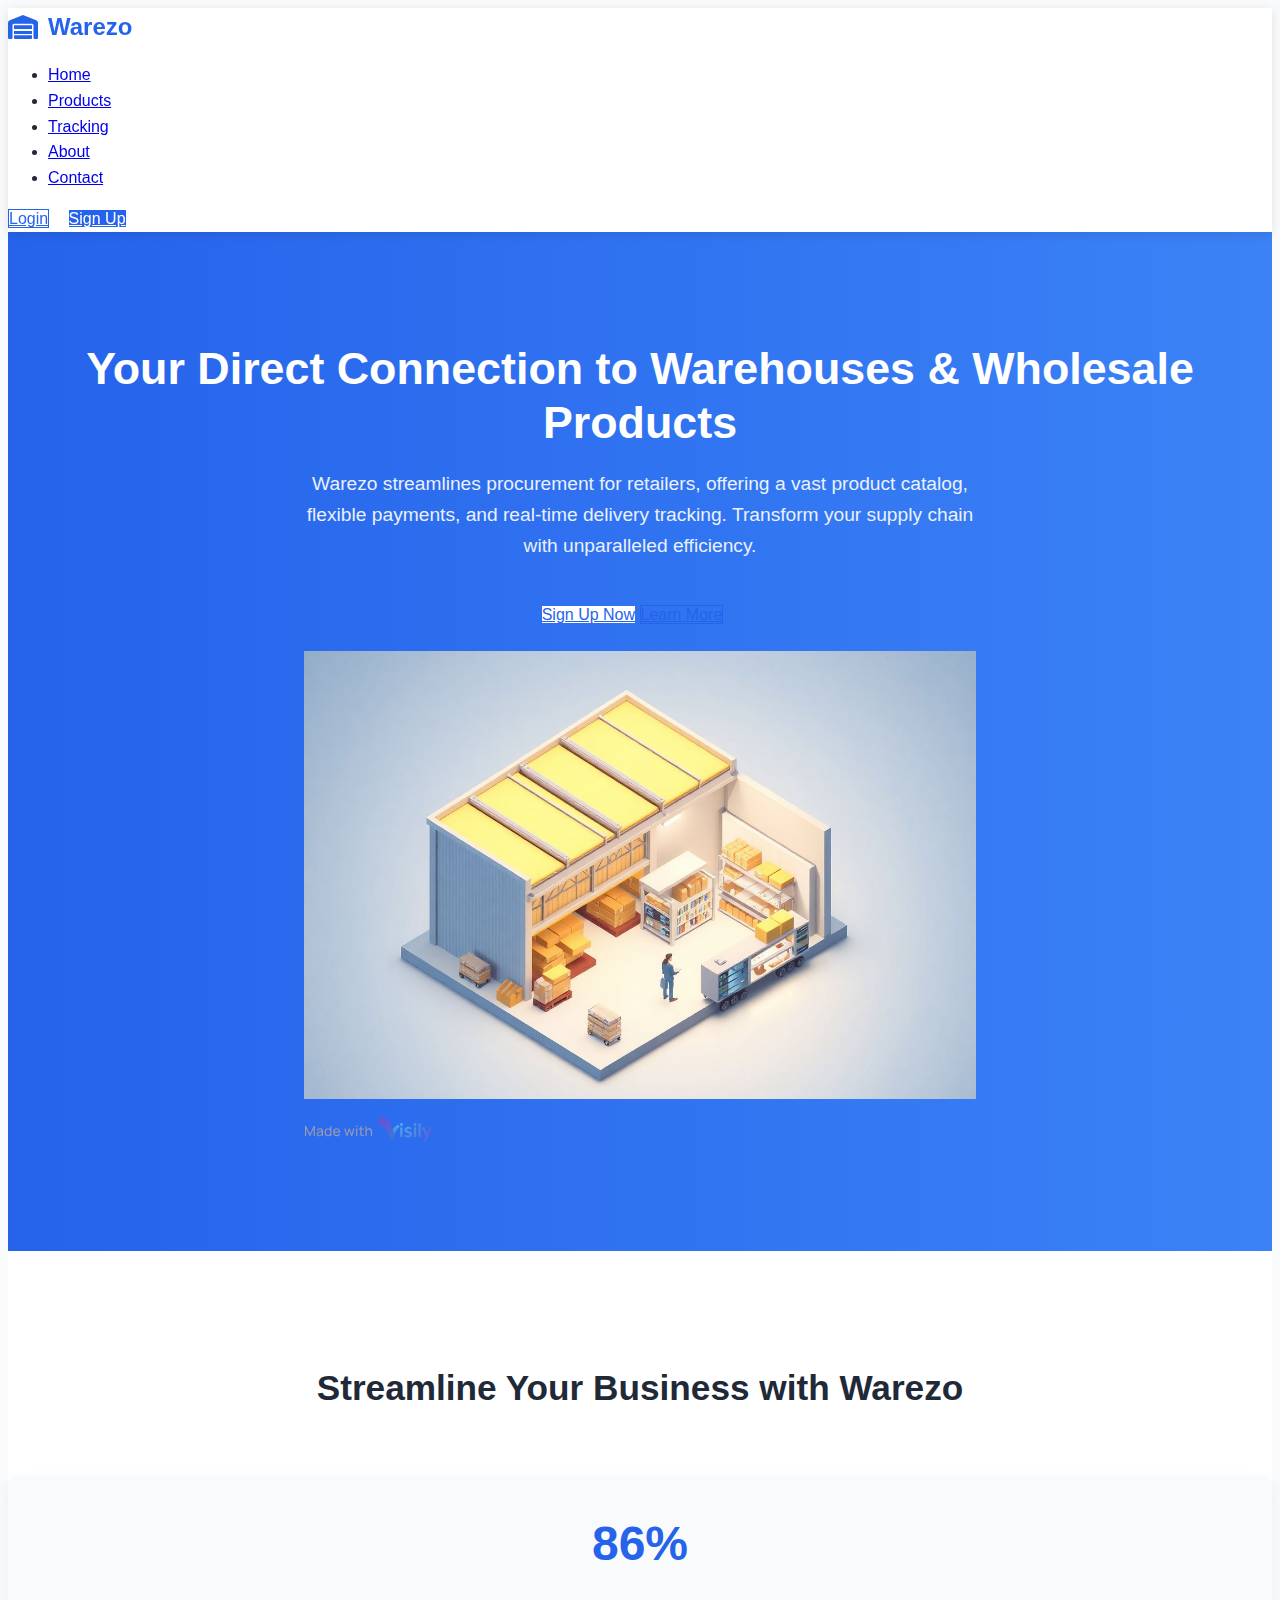
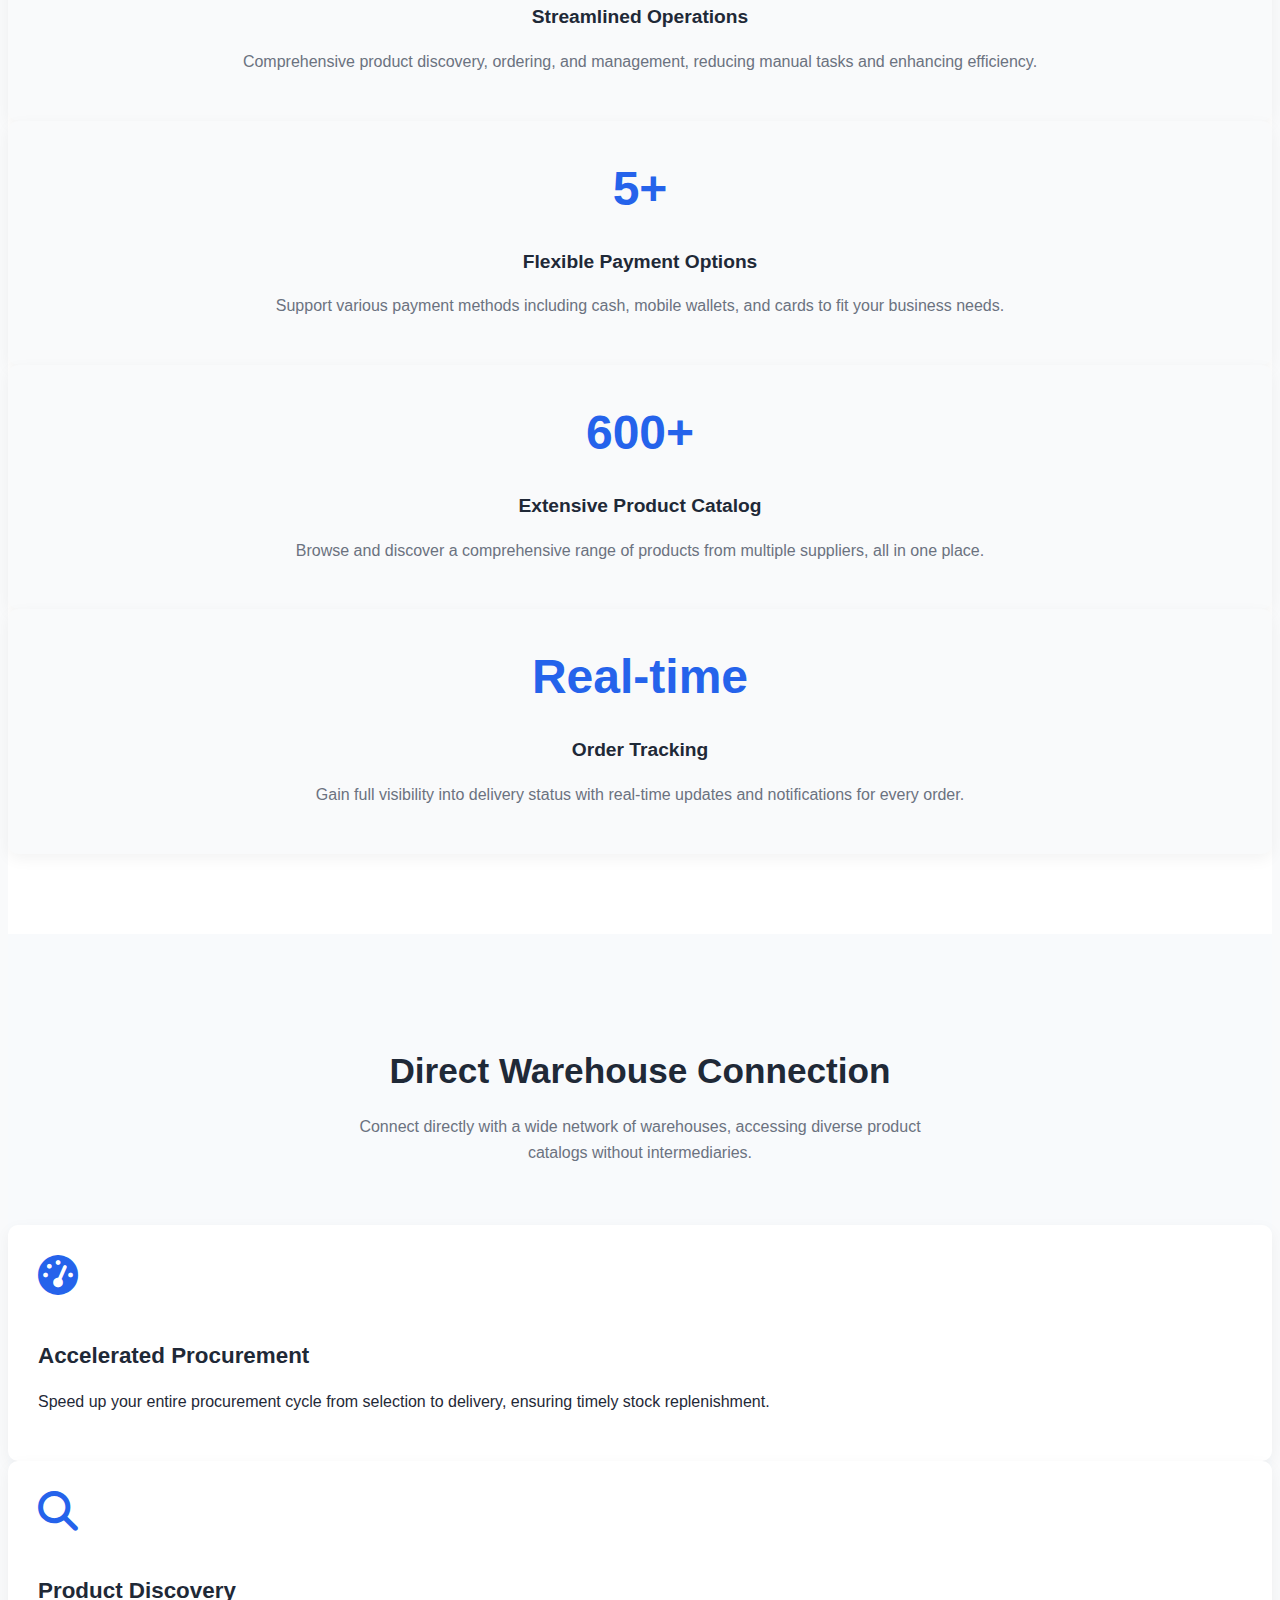
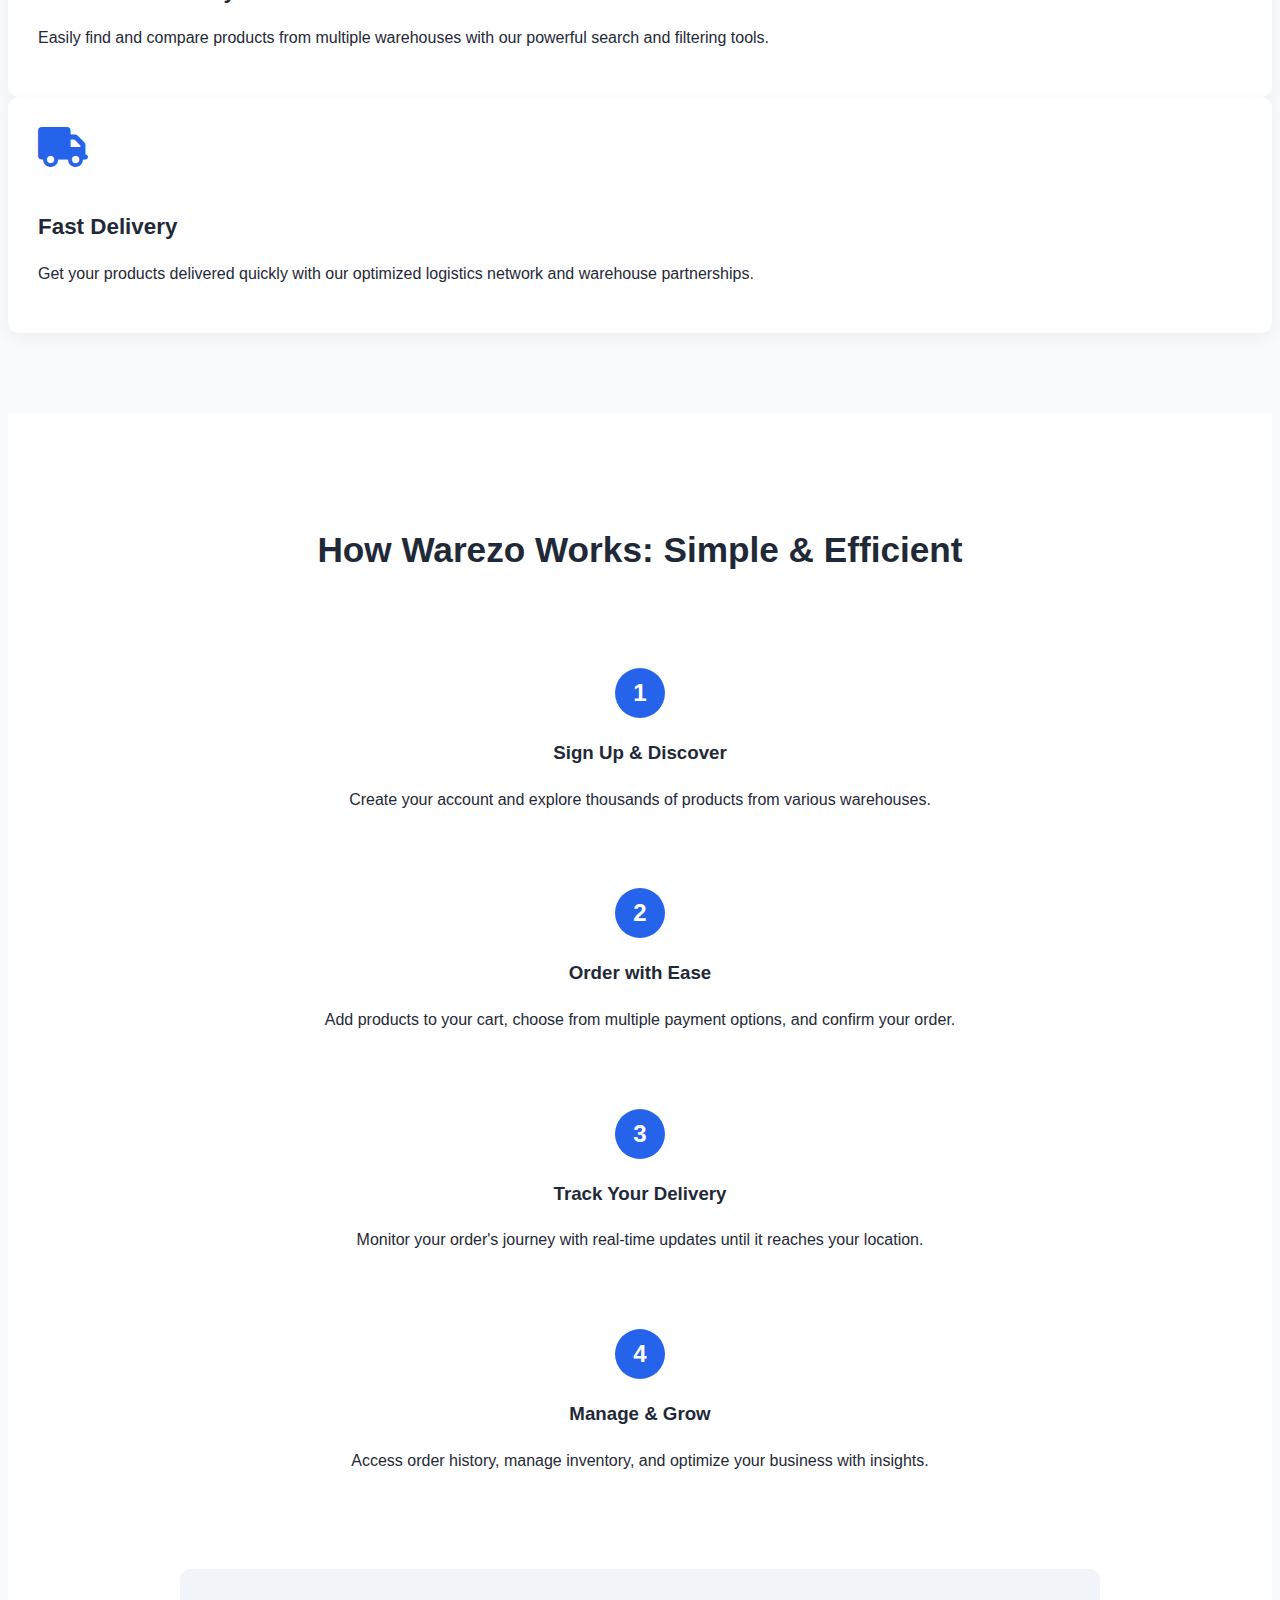
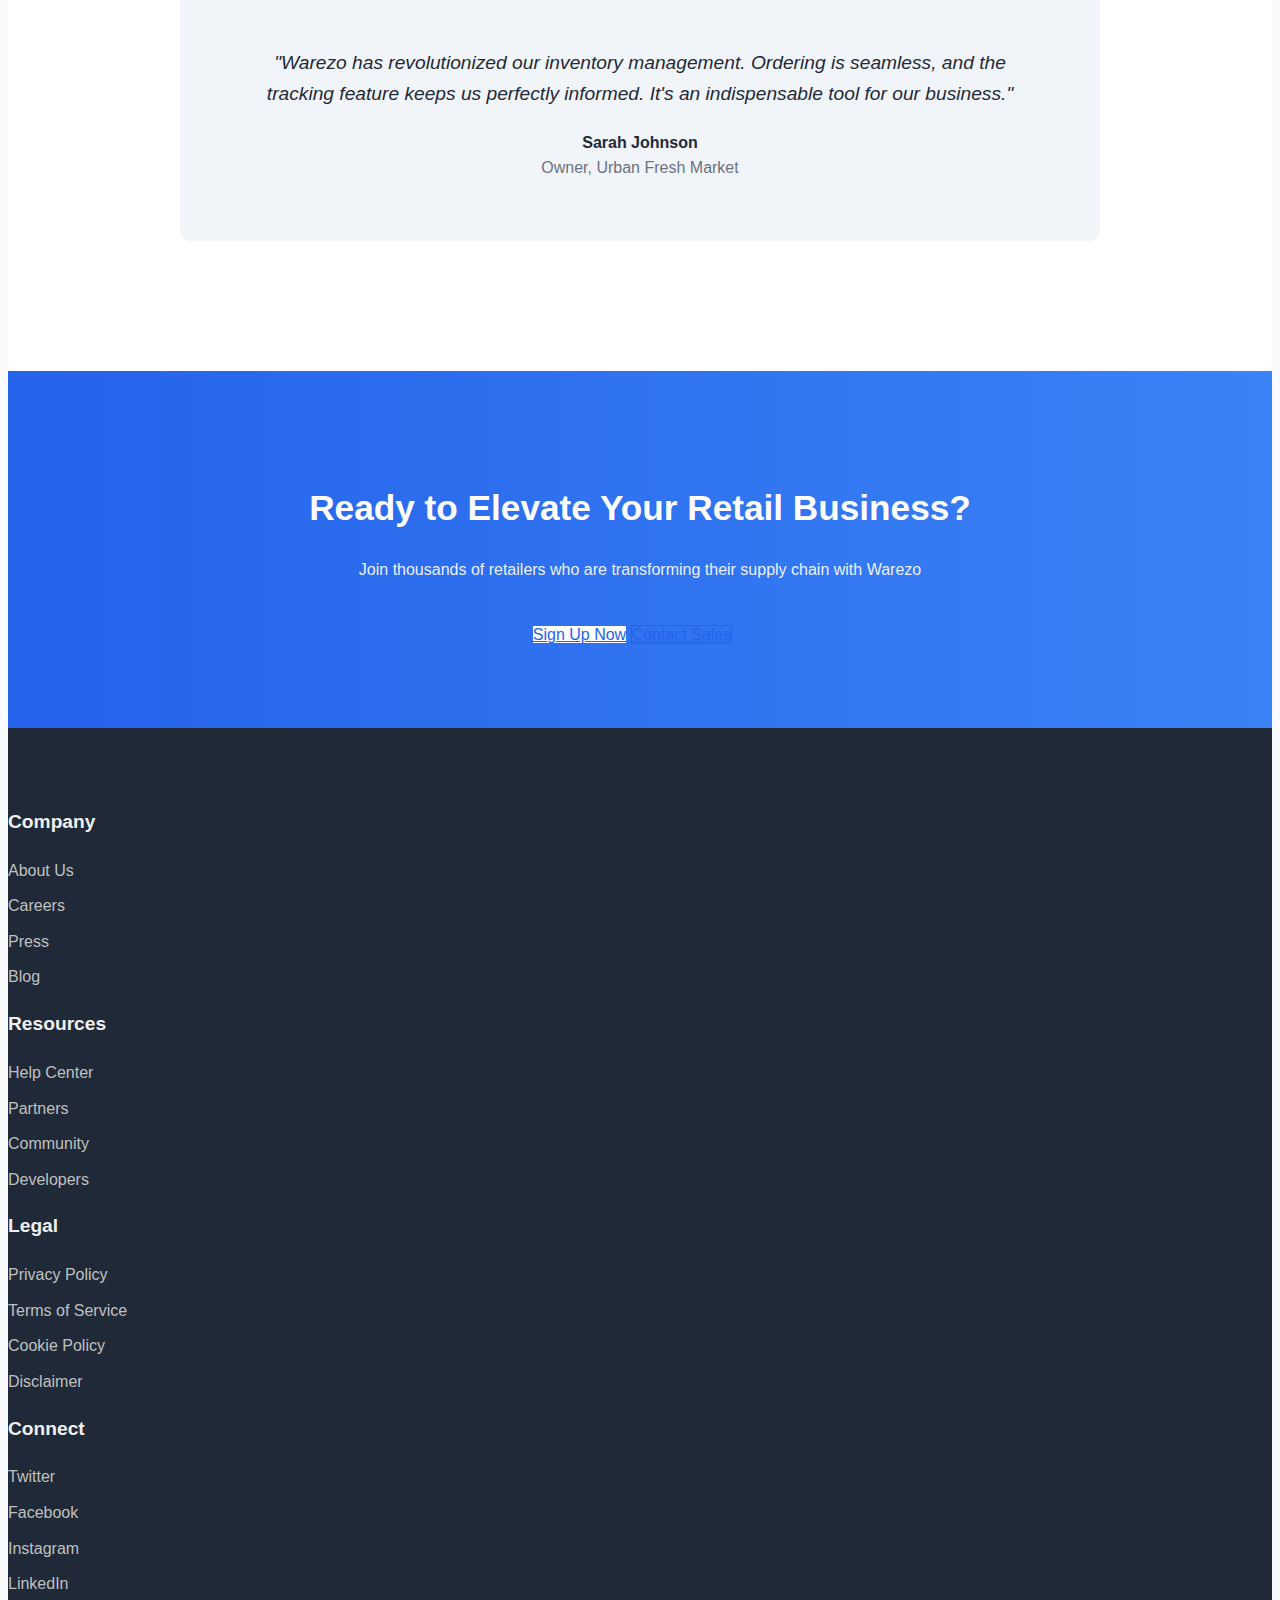
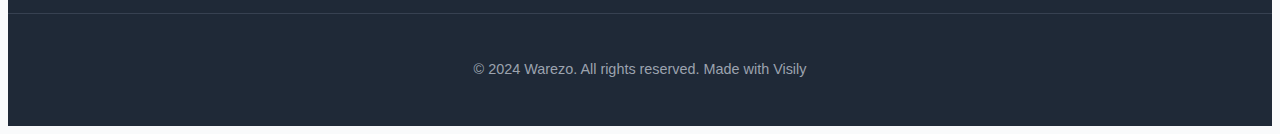
<file: index.html>
<!DOCTYPE html>
<html lang="en">
<head>
    <meta charset="UTF-8">
    <meta name="viewport" content="width=device-width, initial-scale=1.0">
    <title>Warezo - Your Direct Connection to Warehouses & Wholesale Products</title>
    <link rel="stylesheet" href="https://cdnjs.cloudflare.com/ajax/libs/font-awesome/6.4.0/css/all.min.css">
    <link rel="stylesheet" href="assets/css/index.css">
</head>
<body>
    <!-- Header & Navigation -->
    <header>
        <div class="container">
            <nav>
                <a href="#" class="logo">
                    <i class="fas fa-warehouse"></i> Warezo
                </a>
                <ul class="nav-links">
                    <li><a href="index.html">Home</a></li>
                    <li><a href="#">Products</a></li>
                    <li><a href="order-tracking.html">Tracking</a></li>
                    <li><a href="#">About</a></li>
                    <li><a href="#">Contact</a></li>
                </ul>
                <div class="auth-buttons">
                    <a href="login_page.html" class="btn btn-outline">Login</a>
                    <a href="login_page.html" class="btn btn-primary">Sign Up</a>
                </div>
            </nav>
        </div>
    </header>

    <!-- Hero Section -->
    <section class="hero">
        <div class="container">
            <h1>Your Direct Connection to Warehouses & Wholesale Products</h1>
            <p>Warezo streamlines procurement for retailers, offering a vast product catalog, flexible payments, and real-time delivery tracking. Transform your supply chain with unparalleled efficiency.</p>
            <div class="hero-buttons">
                <a href="#" class="btn btn-light">Sign Up Now</a>
                <a href="#" class="btn btn-outline">Learn More</a>
            </div>
            <img src="assets/images/Selection.png" alt="">
        </div>
    </section>

    <!-- Stats Section -->
    <section class="stats">
        <div class="container">
            <div class="section-title">
                <h2>Streamline Your Business with Warezo</h2>
            </div>
            <div class="stats-grid">
                <div class="stat-card">
                    <div class="stat-number">86%</div>
                    <h3 class="stat-title">Streamlined Operations</h3>
                    <p class="stat-desc">Comprehensive product discovery, ordering, and management, reducing manual tasks and enhancing efficiency.</p>
                </div>
                <div class="stat-card">
                    <div class="stat-number">5+</div>
                    <h3 class="stat-title">Flexible Payment Options</h3>
                    <p class="stat-desc">Support various payment methods including cash, mobile wallets, and cards to fit your business needs.</p>
                </div>
                <div class="stat-card">
                    <div class="stat-number">600+</div>
                    <h3 class="stat-title">Extensive Product Catalog</h3>
                    <p class="stat-desc">Browse and discover a comprehensive range of products from multiple suppliers, all in one place.</p>
                </div>
                <div class="stat-card">
                    <div class="stat-number">Real-time</div>
                    <h3 class="stat-title">Order Tracking</h3>
                    <p class="stat-desc">Gain full visibility into delivery status with real-time updates and notifications for every order.</p>
                </div>
            </div>
        </div>
    </section>

    <!-- Features Section -->
    <section class="features">
        <div class="container">
            <div class="section-title">
                <h2>Direct Warehouse Connection</h2>
                <p>Connect directly with a wide network of warehouses, accessing diverse product catalogs without intermediaries.</p>
            </div>
            
            <div class="feature-cards">
                <div class="feature-card">
                    <i class="fas fa-tachometer-alt"></i>
                    <h3>Accelerated Procurement</h3>
                    <p>Speed up your entire procurement cycle from selection to delivery, ensuring timely stock replenishment.</p>
                </div>
                <div class="feature-card">
                    <i class="fas fa-search"></i>
                    <h3>Product Discovery</h3>
                    <p>Easily find and compare products from multiple warehouses with our powerful search and filtering tools.</p>
                </div>
                <div class="feature-card">
                    <i class="fas fa-truck"></i>
                    <h3>Fast Delivery</h3>
                    <p>Get your products delivered quickly with our optimized logistics network and warehouse partnerships.</p>
                </div>
            </div>
        </div>
    </section>

    <!-- How It Works -->
    <section class="how-it-works">
        <div class="container">
            <div class="section-title">
                <h2>How Warezo Works: Simple & Efficient</h2>
            </div>
            <div class="steps">
                <div class="step">
                    <div class="step-number">1</div>
                    <h3>Sign Up & Discover</h3>
                    <p>Create your account and explore thousands of products from various warehouses.</p>
                </div>
                <div class="step">
                    <div class="step-number">2</div>
                    <h3>Order with Ease</h3>
                    <p>Add products to your cart, choose from multiple payment options, and confirm your order.</p>
                </div>
                <div class="step">
                    <div class="step-number">3</div>
                    <h3>Track Your Delivery</h3>
                    <p>Monitor your order's journey with real-time updates until it reaches your location.</p>
                </div>
                <div class="step">
                    <div class="step-number">4</div>
                    <h3>Manage & Grow</h3>
                    <p>Access order history, manage inventory, and optimize your business with insights.</p>
                </div>
            </div>

            <div class="testimonial">
                <p>"Warezo has revolutionized our inventory management. Ordering is seamless, and the tracking feature keeps us perfectly informed. It's an indispensable tool for our business."</p>
                <div class="author">Sarah Johnson</div>
                <div class="position">Owner, Urban Fresh Market</div>
            </div>
        </div>
    </section>

    <!-- CTA Section -->
    <section class="cta">
        <div class="container">
            <h2>Ready to Elevate Your Retail Business?</h2>
            <p>Join thousands of retailers who are transforming their supply chain with Warezo</p>
            <div class="hero-buttons">
                <a href="#" class="btn btn-light">Sign Up Now</a>
                <a href="#" class="btn btn-outline">Contact Sales</a>
            </div>
        </div>
    </section>

    <!-- Footer -->
    <footer>
        <div class="container">
            <div class="footer-content">
                <div class="footer-column">
                    <h3>Company</h3>
                    <ul>
                        <li><a href="#">About Us</a></li>
                        <li><a href="#">Careers</a></li>
                        <li><a href="#">Press</a></li>
                        <li><a href="#">Blog</a></li>
                    </ul>
                </div>
                <div class="footer-column">
                    <h3>Resources</h3>
                    <ul>
                        <li><a href="#">Help Center</a></li>
                        <li><a href="#">Partners</a></li>
                        <li><a href="#">Community</a></li>
                        <li><a href="#">Developers</a></li>
                    </ul>
                </div>
                <div class="footer-column">
                    <h3>Legal</h3>
                    <ul>
                        <li><a href="#">Privacy Policy</a></li>
                        <li><a href="#">Terms of Service</a></li>
                        <li><a href="#">Cookie Policy</a></li>
                        <li><a href="#">Disclaimer</a></li>
                    </ul>
                </div>
                <div class="footer-column">
                    <h3>Connect</h3>
                    <ul>
                        <li><a href="#">Twitter</a></li>
                        <li><a href="#">Facebook</a></li>
                        <li><a href="#">Instagram</a></li>
                        <li><a href="#">LinkedIn</a></li>
                    </ul>
                </div>
            </div>
            <div class="copyright">
                <p>&copy; 2024 Warezo. All rights reserved. Made with Visily</p>
            </div>
        </div>
    </footer>
</body>
</html>
</file>
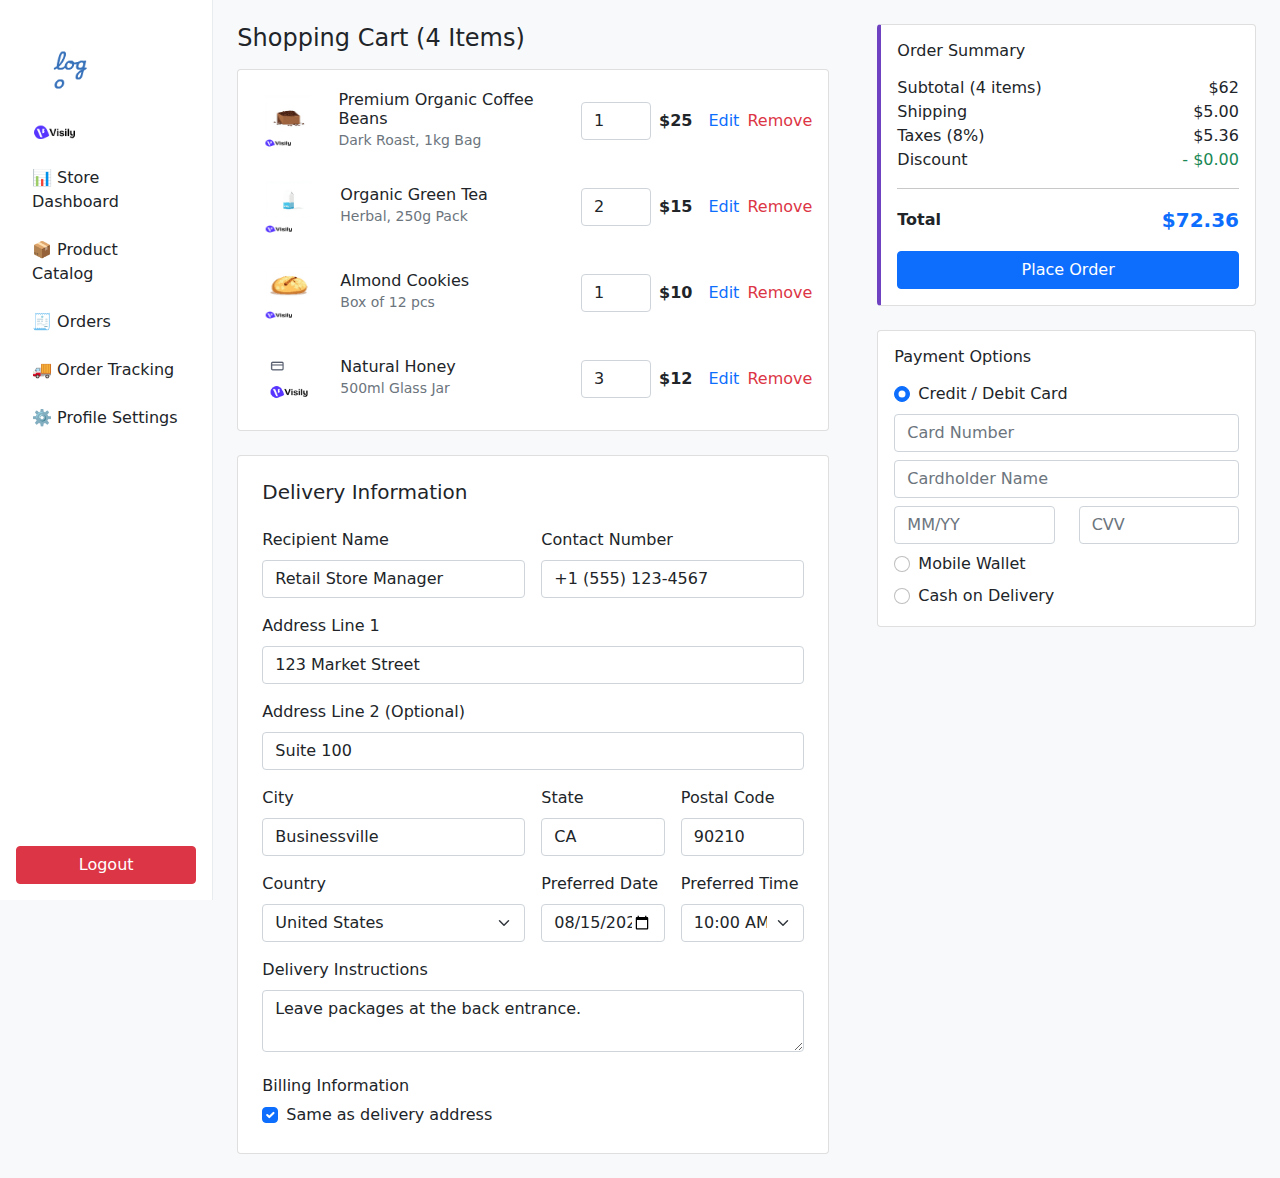
<file: cart-product/index.html>
<!DOCTYPE html>
<html lang="en">
  <head>
    <meta charset="utf-8" />
    <meta name="viewport" content="width=device-width, initial-scale=1" />
    <title>Bootstrap demo</title>
    <link rel="stylesheet" href="css/bootstrap.min.css" />
    <style>
    .sidebar {
      background: #fff;
      border-right: 1px solid #e9ecef;
    }
    .sidebar .purple-box {
      border: 2px solid #6f42c1;
      border-radius: 4px;
      width: 100%;
      height: 320px;
      margin: 12px 0;
    }
    .order-card {
      border-left: 4px solid #6f42c1;
    }
    .total-amount {
      font-size: 1.25rem;
      color: #0d6efd;
      font-weight: 700;
    }
  </style>
</head>
  </head>
  <body>
    <script src="js/bootstrap.bundle.js"></script>
  
<body class="bg-light">

  <div class="container-fluid">
    <div class="row">

      <!-- SIDEBAR -->
      <aside class="col-md-2 sidebar d-none d-md-flex flex-column p-3 vh-100">
        <div>
          <img src="images/Selection(1).png" alt="Logo" class="img-fluid" style="max-width:120px;">
          <ul class="nav flex-column">
            <li class="nav-item mb-2"><a class="nav-link text-dark" href="#">📊 Store Dashboard</a></li>
            <li class="nav-item mb-2"><a class="nav-link text-dark" href="#">📦 Product Catalog</a></li>
            <li class="nav-item mb-2"><a class="nav-link text-dark" href="#">🧾 Orders</a></li>
            <li class="nav-item mb-2"><a class="nav-link text-dark" href="#">🚚 Order Tracking</a></li>
            <li class="nav-item"><a class="nav-link text-dark" href="#">⚙️ Profile Settings</a></li>
          </ul>
        </div>
        
        <div class="mt-auto">
          <button class="btn btn-danger w-100">Logout</button>
        </div>
      </aside>

      <!-- MAIN -->
      <main class="col-md-6 p-4">
        <h4 class="mb-3">Shopping Cart (4 Items)</h4>
        <div class="card mb-4 p-3">

          <!-- Item 1 -->
          <div class="d-flex justify-content-between align-items-center mb-3">
            <div class="d-flex align-items-center">
              <img src="images/Selection(3).png" 
                   class="img-fluid rounded me-3" style="width: 70px; height: 70px;" alt="Coffee Beans">
              <div>
                <h6 class="mb-0">Premium Organic Coffee Beans</h6>
                <small class="text-muted">Dark Roast, 1kg Bag</small>
              </div>
            </div>
            <div class="d-flex align-items-center">
              <input type="number" class="form-control me-2" style="width: 70px;" value="1" min="1">
              <span class="fw-bold me-3">$25</span>
              <a href="#" class="text-decoration-none me-2">Edit</a>
              <a href="#" class="text-danger text-decoration-none">Remove</a>
            </div>
          </div>

          <!-- Item 2 -->
          <div class="d-flex justify-content-between align-items-center mb-3">
            <div class="d-flex align-items-center">
              <img src="images/Selection(4).png"
                   class="img-fluid rounded me-3" style="width: 70px; height: 70px;" alt="Tea">
              <div>
                <h6 class="mb-0">Organic Green Tea</h6>
                <small class="text-muted">Herbal, 250g Pack</small>
              </div>
            </div>
            <div class="d-flex align-items-center">
              <input type="number" class="form-control me-2" style="width: 70px;" value="2" min="1">
              <span class="fw-bold me-3">$15</span>
              <a href="#" class="text-decoration-none me-2">Edit</a>
              <a href="#" class="text-danger text-decoration-none">Remove</a>
            </div>
          </div>

          <!-- Item 3 -->
          <div class="d-flex justify-content-between align-items-center mb-3">
            <div class="d-flex align-items-center">
              <img src="images/Selection(5).png" 
                   class="img-fluid rounded me-3" style="width: 70px; height: 70px;" alt="Cookies">
              <div>
                <h6 class="mb-0">Almond Cookies</h6>
                <small class="text-muted">Box of 12 pcs</small>
              </div>
            </div>
            <div class="d-flex align-items-center">
              <input type="number" class="form-control me-2" style="width: 70px;" value="1" min="1">
              <span class="fw-bold me-3">$10</span>
              <a href="#" class="text-decoration-none me-2">Edit</a>
              <a href="#" class="text-danger text-decoration-none">Remove</a>
            </div>
          </div>

          <!-- Item 4 -->
          <div class="d-flex justify-content-between align-items-center">
            <div class="d-flex align-items-center">
              <img src="images/Selection(6).png" 
                   class="img-fluid rounded me-3" style="width: 70px; height: 70px;" alt="Honey">
              <div>
                <h6 class="mb-0">Natural Honey</h6>
                <small class="text-muted">500ml Glass Jar</small>
              </div>
            </div>
            <div class="d-flex align-items-center">
              <input type="number" class="form-control me-2" style="width: 70px;" value="3" min="1">
              <span class="fw-bold me-3">$12</span>
              <a href="#" class="text-decoration-none me-2">Edit</a>
              <a href="#" class="text-danger text-decoration-none">Remove</a>
            </div>
          </div>

        </div>

        <!-- DELIVERY INFORMATION -->
        <div class="card p-4">
          <h5 class="mb-4">Delivery Information</h5>
          <form>
            <div class="row g-3">
              <div class="col-sm-6">
                <label class="form-label">Recipient Name</label>
                <input type="text" class="form-control" value="Retail Store Manager">
              </div>
              <div class="col-sm-6">
                <label class="form-label">Contact Number</label>
                <input type="text" class="form-control" value="+1 (555) 123-4567">
              </div>
              <div class="col-12">
                <label class="form-label">Address Line 1</label>
                <input type="text" class="form-control" value="123 Market Street">
              </div>
              <div class="col-12">
                <label class="form-label">Address Line 2 (Optional)</label>
                <input type="text" class="form-control" value="Suite 100">
              </div>
              <div class="col-sm-6">
                <label class="form-label">City</label>
                <input type="text" class="form-control" value="Businessville">
              </div>
              <div class="col-sm-3">
                <label class="form-label">State</label>
                <input type="text" class="form-control" value="CA">
              </div>
              <div class="col-sm-3">
                <label class="form-label">Postal Code</label>
                <input type="text" class="form-control" value="90210">
              </div>
              <div class="col-sm-6">
                <label class="form-label">Country</label>
                <select class="form-select"><option>United States</option></select>
              </div>
              <div class="col-sm-3">
                <label class="form-label">Preferred Date</label>
                <input type="date" class="form-control" value="2024-08-15">
              </div>
              <div class="col-sm-3">
                <label class="form-label">Preferred Time</label>
                <select class="form-select"><option>10:00 AM - 12:00 PM</option></select>
              </div>
              <div class="col-12">
                <label class="form-label">Delivery Instructions</label>
                <textarea class="form-control" rows="2">Leave packages at the back entrance.</textarea>
              </div>
            </div>
            <div class="mt-4">
              <h6>Billing Information</h6>
              <div class="form-check">
                <input class="form-check-input" type="checkbox" id="sameBilling" checked>
                <label class="form-check-label" for="sameBilling">Same as delivery address</label>
              </div>
            </div>
          </form>
        </div>
      </main>

      <!-- RIGHT -->
      <aside class="col-md-4 p-4">
        <div class="card p-3 order-card mb-4">
          <h6 class="mb-3">Order Summary</h6>
          <div class="d-flex justify-content-between"><span>Subtotal (4 items)</span><span>$62</span></div>
          <div class="d-flex justify-content-between"><span>Shipping</span><span>$5.00</span></div>
          <div class="d-flex justify-content-between"><span>Taxes (8%)</span><span>$5.36</span></div>
          <div class="d-flex justify-content-between"><span>Discount</span><span class="text-success">- $0.00</span></div>
          <hr>
          <div class="d-flex justify-content-between align-items-center">
            <span class="fw-bold">Total</span>
            <span class="total-amount">$72.36</span>
          </div>
          <button class="btn btn-primary w-100 mt-3">Place Order</button>
        </div>
        <div class="card p-3">
          <h6 class="mb-3">Payment Options</h6>
          <div class="form-check mb-2">
            <input class="form-check-input" type="radio" name="payment" id="credit" checked>
            <label class="form-check-label" for="credit">Credit / Debit Card</label>
          </div>
          <div class="mb-2"><input type="text" class="form-control" placeholder="Card Number"></div>
          <div class="mb-2"><input type="text" class="form-control" placeholder="Cardholder Name"></div>
          <div class="row">
            <div class="col-6 mb-2"><input type="text" class="form-control" placeholder="MM/YY"></div>
            <div class="col-6 mb-2"><input type="text" class="form-control" placeholder="CVV"></div>
          </div>
          <div class="form-check mb-2">
            <input class="form-check-input" type="radio" name="payment" id="wallet">
            <label class="form-check-label" for="wallet">Mobile Wallet</label>
          </div>
          <div class="form-check">
            <input class="form-check-input" type="radio" name="payment" id="cash">
            <label class="form-check-label" for="cash">Cash on Delivery</label>
          </div>
        </div>
      </aside>
    </div>
  </div>

</body>
</html>


</html>
</file>
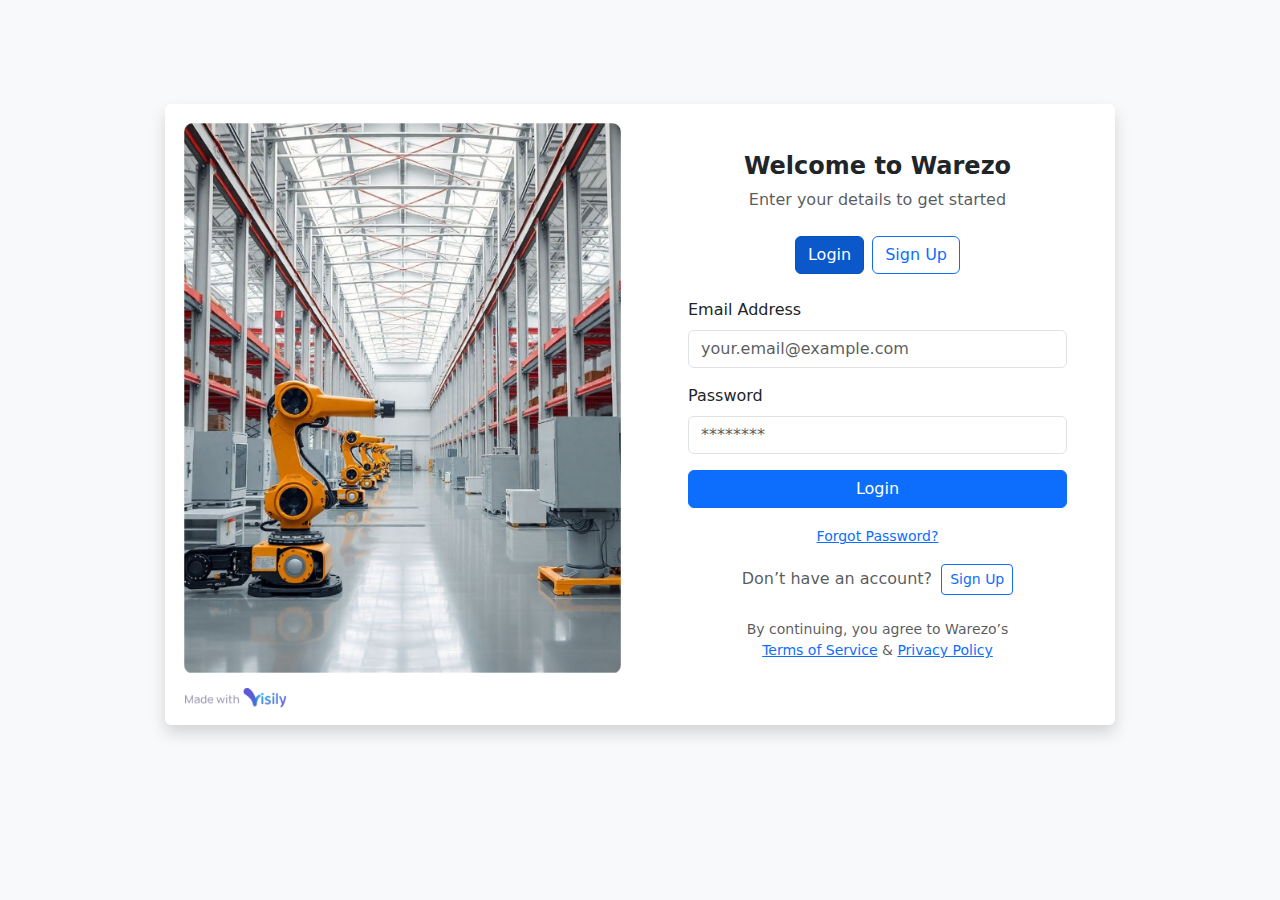
<file: login_page.html>
<!DOCTYPE html>
<html lang="en">
<head>
  <meta charset="UTF-8">
  <meta name="viewport" content="width=device-width, initial-scale=1.0">
  <title>Warezo Login</title>
  <!-- Bootstrap CSS -->
  <link href="https://cdn.jsdelivr.net/npm/bootstrap@5.3.3/dist/css/bootstrap.min.css" rel="stylesheet">
</head>
<body class="bg-light">

  <!-- Space for Logo -->
  <div class="container-fluid">
    <div class="row">
      <div class="col-12 p-3">
        <!-- فارغ بدون لوجو -->
      </div>
    </div>
  </div>

  <!-- Main Content -->
  <div class="container d-flex align-items-center justify-content-center" style="min-height: 85vh;">
    <div class="row bg-white shadow rounded overflow-hidden w-100" style="max-width: 950px;">

      <!-- Left Image -->
      <div class="col-md-6 d-none d-md-block p-0">
        <img src="image login.png" 
             class="img-fluid h-100 w-100" alt="Factory">
      </div>

      <!-- Right Form -->
      <div class="col-md-6 p-5">
        <h4 class="fw-bold text-center">Welcome to Warezo</h4>
        <p class="text-center text-muted mb-4">Enter your details to get started</p>

        <!-- Tabs -->
        <div class="d-flex justify-content-center gap-2 mb-4">
          <button class="btn btn-primary active" id="login-tab" data-bs-toggle="tab" data-bs-target="#login" type="button" role="tab">Login</button>
          <button class="btn btn-outline-primary" id="signup-tab" data-bs-toggle="tab" data-bs-target="#signup" type="button" role="tab">Sign Up</button>
        </div>

        <!-- Tab Content -->
        <div class="tab-content">
          <!-- Login -->
          <div class="tab-pane fade show active" id="login" role="tabpanel">
            <form>
              <div class="mb-3">
                <label class="form-label">Email Address</label>
                <input type="email" class="form-control" placeholder="your.email@example.com">
              </div>
              <div class="mb-3">
                <label class="form-label">Password</label>
                <input type="password" class="form-control" placeholder="********">
              </div>
              <button type="submit" class="btn btn-primary w-100 mb-3">Login</button>

              <!-- Forgot Password centered -->
              <div class="text-center mb-3">
                <a href="#" class="small">Forgot Password?</a>
              </div>

              <div class="text-center">
                <span class="text-muted">Don’t have an account?</span>
                <button class="btn btn-outline-primary btn-sm ms-1" data-bs-toggle="tab" data-bs-target="#signup" type="button">Sign Up</button>
              </div>
            </form>
          </div>

          <!-- Sign Up -->
          <div class="tab-pane fade" id="signup" role="tabpanel">
            <form>
              <div class="mb-3">
                <label class="form-label">Full Name</label>
                <input type="text" class="form-control" placeholder="John Doe">
              </div>
              <div class="mb-3">
                <label class="form-label">Email Address</label>
                <input type="email" class="form-control" placeholder="your.email@example.com">
              </div>
              <div class="mb-3">
                <label class="form-label">Password</label>
                <input type="password" class="form-control" placeholder="********">
              </div>
              <button type="submit" class="btn btn-primary w-100 mb-3">Sign Up</button>
              <div class="text-center">
                <span class="text-muted">Already have an account?</span>
                <button class="btn btn-outline-primary btn-sm ms-1" data-bs-toggle="tab" data-bs-target="#login" type="button">Login</button>
              </div>
            </form>
          </div>
        </div>

        <!-- Terms -->
        <p class="text-center text-muted mt-4 small">
          By continuing, you agree to Warezo’s <br>
          <a href="#">Terms of Service</a> & <a href="#">Privacy Policy</a>
        </p>
      </div>
    </div>
  </div>

  <!-- Bootstrap JS -->
  <script src="https://cdn.jsdelivr.net/npm/bootstrap@5.3.3/dist/js/bootstrap.bundle.min.js"></script>
</body>
</html>
</file>
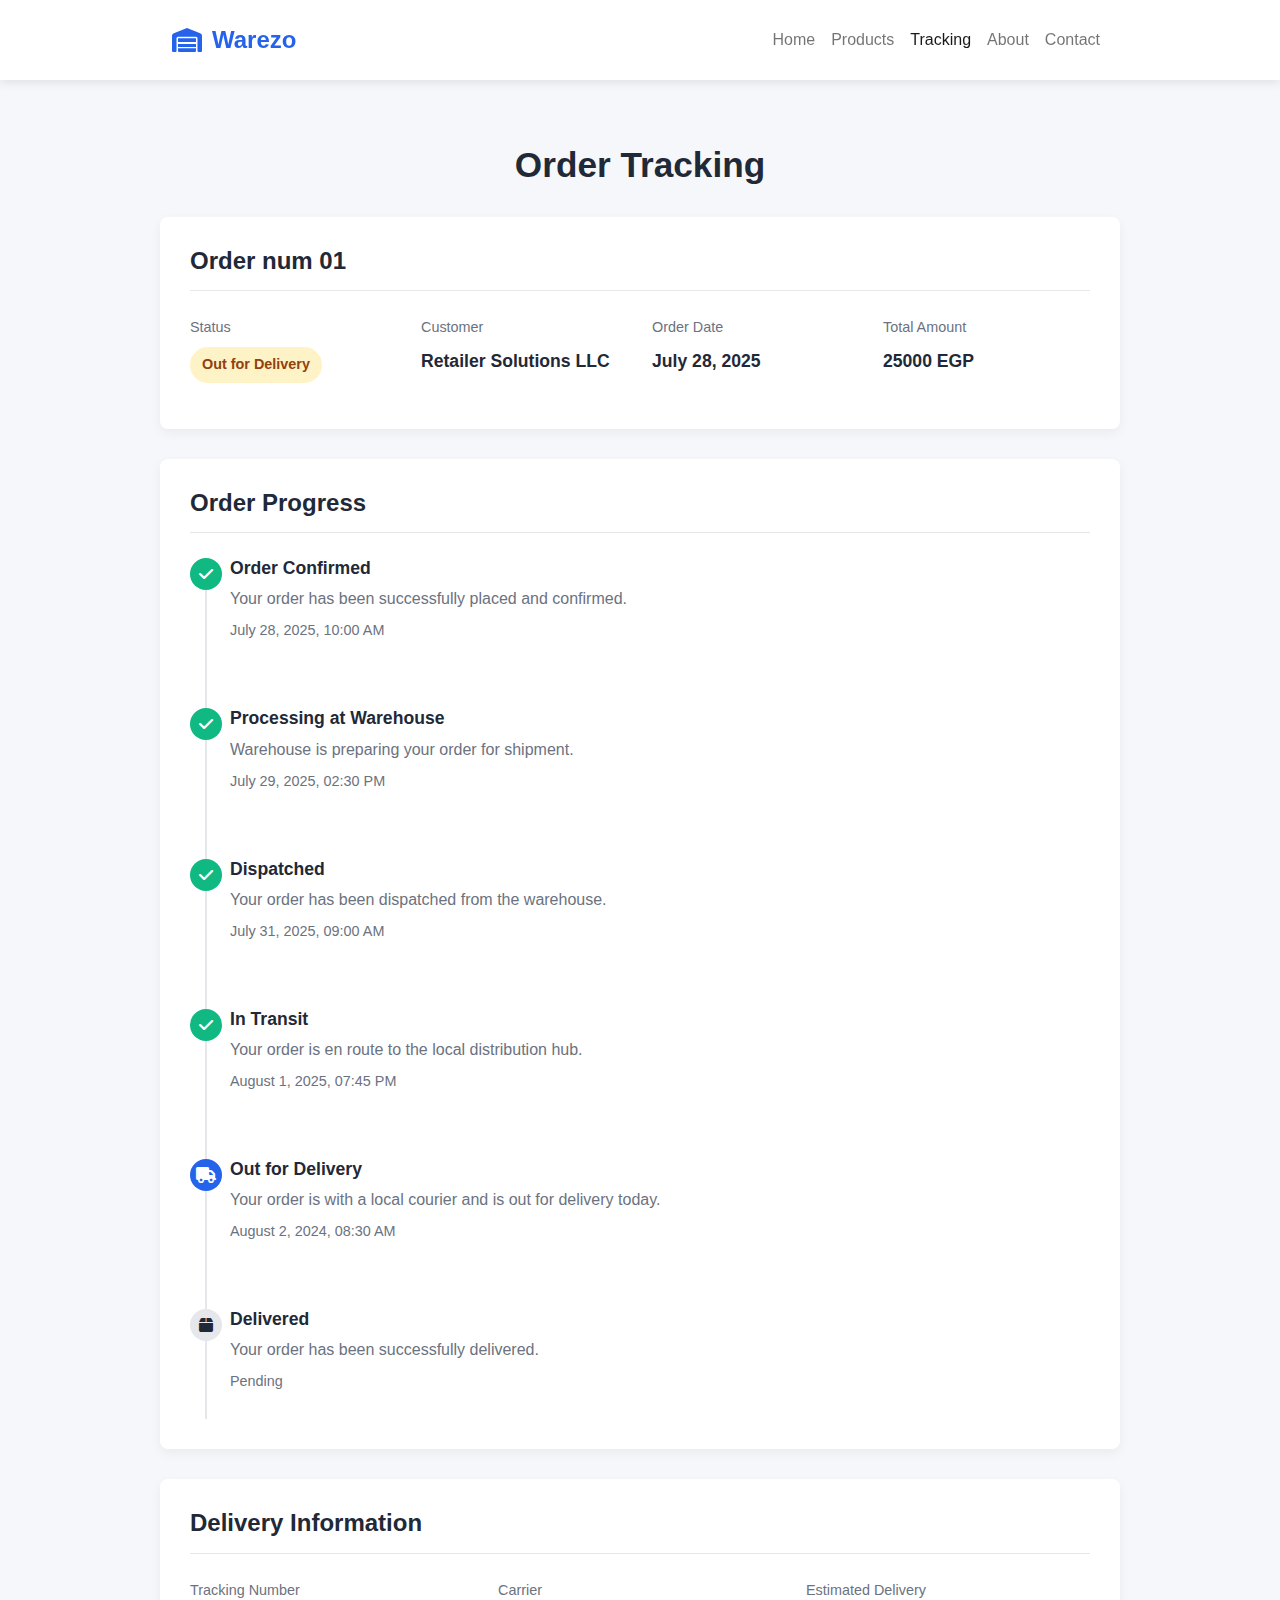
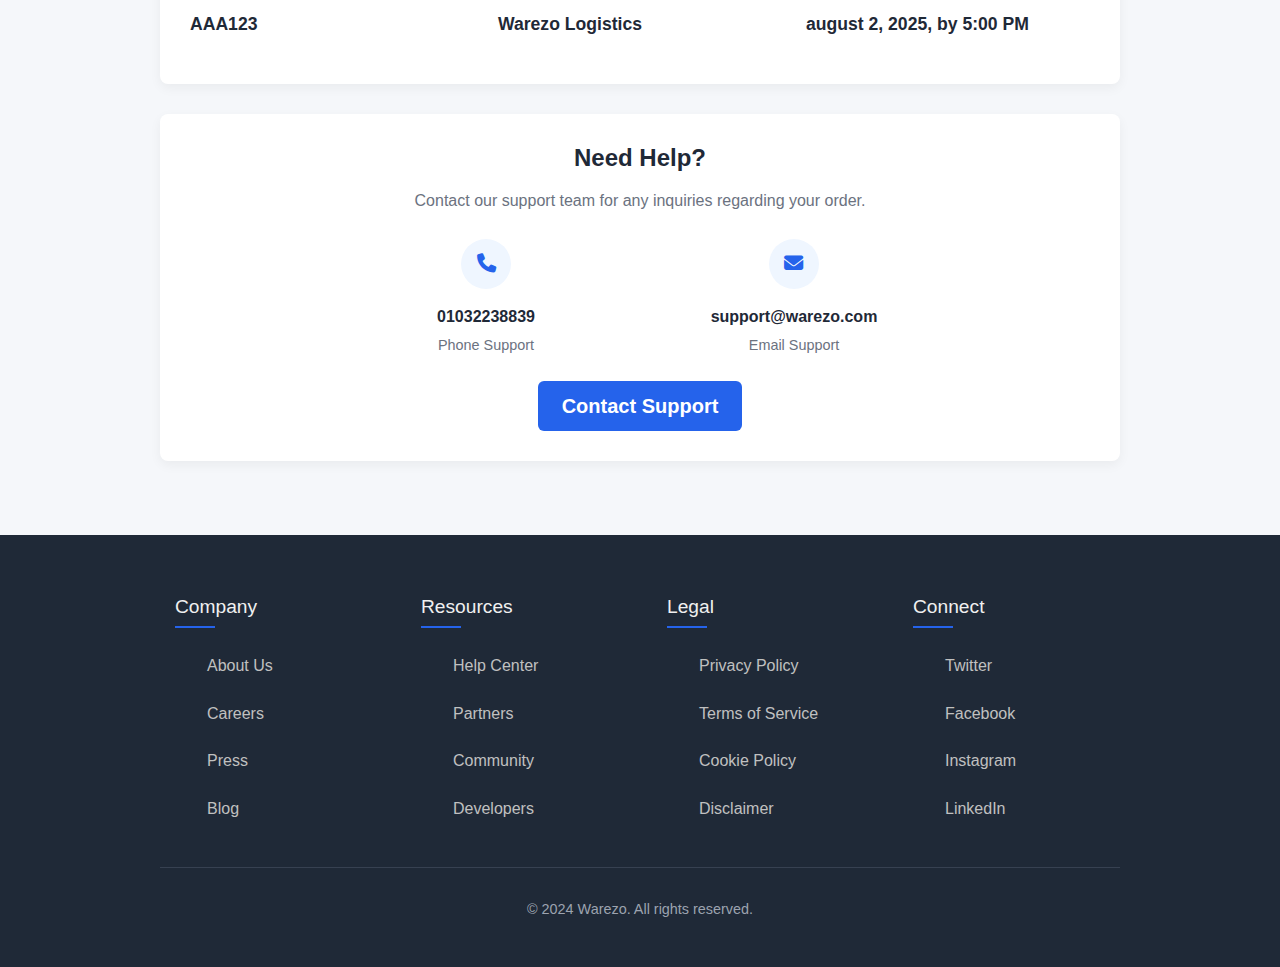
<file: order-tracking.html>
<!DOCTYPE html>
<html lang="en">
<head>
    <meta charset="UTF-8">
    <meta name="viewport" content="width=device-width, initial-scale=1.0">
    <title>Warezo - Order Tracking</title>
    <!-- Bootstrap CSS -->
    <link rel="stylesheet" href="assets/css/bootstrap.min.css">
    <link rel="stylesheet" href="assets/css/bootstrap.min.css.map">
    <!-- Font Awesome -->
    <link rel="stylesheet" href="https://cdnjs.cloudflare.com/ajax/libs/font-awesome/6.4.0/css/all.min.css">
    <link rel="stylesheet" href="assets/css/orderTracking.css">
</head>
<body>
    <!-- Header & Navigation -->
    <header>
        <div class="container">
            <nav class="navbar navbar-expand-lg navbar-light py-3">
                <div class="container-fluid">
                    <a class="navbar-brand logo" href="#">
                        <i class="fas fa-warehouse"></i> Warezo
                    </a>
                    <button class="navbar-toggler" type="button" data-bs-toggle="collapse" data-bs-target="#navbarNav" aria-controls="navbarNav" aria-expanded="false" aria-label="Toggle navigation">
                        <span class="navbar-toggler-icon"></span>
                    </button>
                    <div class="collapse navbar-collapse" id="navbarNav">
                        <ul class="navbar-nav ms-auto mb-2 mb-lg-0">
                            <li class="nav-item">
                                <a class="nav-link" href="index.html">Home</a>
                            </li>
                            <li class="nav-item">
                                <a class="nav-link" href="#">Products</a>
                            </li>
                            <li class="nav-item">
                                <a class="nav-link active" aria-current="page" href="order-tracking.html">Tracking</a>
                            </li>
                            <li class="nav-item">
                                <a class="nav-link" href="#">About</a>
                            </li>
                            <li class="nav-item">
                                <a class="nav-link" href="#">Contact</a>
                            </li>
                        </ul>
                    </div>
                </div>
            </nav>
        </div>
    </header>

    <!-- Main Content -->
    <div class="container py-4">
        <h1 class="page-title fw-bold">Order Tracking</h1>
        
        <!-- Order Header -->
        <div class="order-header">
            <h2 class="order-number fw-bold">Order num 01</h2>
            <div class="row">
                <div class="col-md-6 col-lg-3 mb-3">
                    <div class="detail-item">
                        <span class="detail-label">Status</span>
                        <span class="detail-value"><span class="status-badge">Out for Delivery</span></span>
                    </div>
                </div>
                <div class="col-md-6 col-lg-3 mb-3">
                    <div class="detail-item">
                        <span class="detail-label">Customer</span>
                        <span class="detail-value">Retailer Solutions LLC</span>
                    </div>
                </div>
                <div class="col-md-6 col-lg-3 mb-3">
                    <div class="detail-item">
                        <span class="detail-label">Order Date</span>
                        <span class="detail-value">July 28, 2025</span>
                    </div>
                </div>
                <div class="col-md-6 col-lg-3 mb-3">
                    <div class="detail-item">
                        <span class="detail-label">Total Amount</span>
                        <span class="detail-value">25000 EGP</span>
                    </div>
                </div>
            </div>
        </div>
        
        <!-- Progress Section -->
        <div class="progress-section">
            <h2 class="section-title fw-bold">Order Progress</h2>
            <div class="progress-tracker">
                <div class="progress-line"></div>
                
                <!-- Step 1 -->
                <div class="progress-step">
                    <div class="step-icon completed">
                        <i class="fas fa-check"></i>
                    </div>
                    <div class="step-content">
                        <h3 class="step-title">Order Confirmed</h3>
                        <p class="step-description">Your order has been successfully placed and confirmed.</p>
                        <p class="step-time">July 28, 2025, 10:00 AM</p>
                    </div>
                </div>
                
                <!-- Step 2 -->
                <div class="progress-step">
                    <div class="step-icon completed">
                        <i class="fas fa-check"></i>
                    </div>
                    <div class="step-content">
                        <h3 class="step-title">Processing at Warehouse</h3>
                        <p class="step-description">Warehouse is preparing your order for shipment.</p>
                        <p class="step-time">July 29, 2025, 02:30 PM</p>
                    </div>
                </div>
                
                <!-- Step 3 -->
                <div class="progress-step">
                    <div class="step-icon completed">
                        <i class="fas fa-check"></i>
                    </div>
                    <div class="step-content">
                        <h3 class="step-title">Dispatched</h3>
                        <p class="step-description">Your order has been dispatched from the warehouse.</p>
                        <p class="step-time">July 31, 2025, 09:00 AM</p>
                    </div>
                </div>
                
                <!-- Step 4 -->
                <div class="progress-step">
                    <div class="step-icon completed">
                        <i class="fas fa-check"></i>
                    </div>
                    <div class="step-content">
                        <h3 class="step-title">In Transit</h3>
                        <p class="step-description">Your order is en route to the local distribution hub.</p>
                        <p class="step-time">August 1, 2025, 07:45 PM</p>
                    </div>
                </div>
                
                <!-- Step 5 -->
                <div class="progress-step">
                    <div class="step-icon active">
                        <i class="fas fa-truck"></i>
                    </div>
                    <div class="step-content">
                        <h3 class="step-title">Out for Delivery</h3>
                        <p class="step-description">Your order is with a local courier and is out for delivery today.</p>
                        <p class="step-time">August 2, 2024, 08:30 AM</p>
                    </div>
                </div>
                
                <!-- Step 6 -->
                <div class="progress-step">
                    <div class="step-icon">
                        <i class="fas fa-box"></i>
                    </div>
                    <div class="step-content">
                        <h3 class="step-title">Delivered</h3>
                        <p class="step-description">Your order has been successfully delivered.</p>
                        <p class="step-time">Pending</p>
                    </div>
                </div>
            </div>
        </div>
        
        <!-- Delivery Information -->
        <div class="delivery-info">
            <h2 class="section-title fw-bold">Delivery Information</h2>
            <div class="row">
                <div class="col-md-4 mb-3">
                    <div class="info-item">
                        <span class="info-label">Tracking Number</span>
                        <span class="info-value">AAA123</span>
                    </div>
                </div>
                <div class="col-md-4 mb-3">
                    <div class="info-item">
                        <span class="info-label">Carrier</span>
                        <span class="info-value">Warezo Logistics</span>
                    </div>
                </div>
                <div class="col-md-4 mb-3">
                    <div class="info-item">
                        <span class="info-label">Estimated Delivery</span>
                        <span class="info-value">august 2, 2025, by 5:00 PM</span>
                    </div>
                </div>
            </div>
        </div>
        
        <!-- Support Section -->
        <div class="support-section">
            <h2 class="support-title fw-bold">Need Help?</h2>
            <p class="support-description">Contact our support team for any inquiries regarding your order.</p>
            
            <div class="row justify-content-center mb-4">
                <div class="col-md-6 col-lg-4 mb-4 mb-lg-0">
                    <div class="contact-method">
                        <div class="contact-icon">
                            <i class="fas fa-phone"></i>
                        </div>
                        <span class="contact-detail">01032238839</span>
                        <span class="contact-type">Phone Support</span>
                    </div>
                </div>
                
                <div class="col-md-6 col-lg-4">
                    <div class="contact-method">
                        <div class="contact-icon">
                            <i class="fas fa-envelope"></i>
                        </div>
                        <span class="contact-detail">support@warezo.com</span>
                        <span class="contact-type">Email Support</span>
                    </div>
                </div>
            </div>
            
            <a href="#" class="btn btn-primary btn-lg px-4">Contact Support</a>
        </div>
    </div>

    <!-- Footer -->
    <footer>
        <div class="container">
            <div class="row">
                <div class="col-md-6 col-lg-3 mb-4">
                    <div class="footer-column">
                        <h3>Company</h3>
                        <ul>
                            <li><a href="#">About Us</a></li>
                            <li><a href="#">Careers</a></li>
                            <li><a href="#">Press</a></li>
                            <li><a href="#">Blog</a></li>
                        </ul>
                    </div>
                </div>
                <div class="col-md-6 col-lg-3 mb-4">
                    <div class="footer-column">
                        <h3>Resources</h3>
                        <ul>
                            <li><a href="#">Help Center</a></li>
                            <li><a href="#">Partners</a></li>
                            <li><a href="#">Community</a></li>
                            <li><a href="#">Developers</a></li>
                        </ul>
                    </div>
                </div>
                <div class="col-md-6 col-lg-3 mb-4">
                    <div class="footer-column">
                        <h3>Legal</h3>
                        <ul>
                            <li><a href="#">Privacy Policy</a></li>
                            <li><a href="#">Terms of Service</a></li>
                            <li><a href="#">Cookie Policy</a></li>
                            <li><a href="#">Disclaimer</a></li>
                        </ul>
                    </div>
                </div>
                <div class="col-md-6 col-lg-3 mb-4">
                    <div class="footer-column">
                        <h3>Connect</h3>
                        <ul>
                            <li><a href="#">Twitter</a></li>
                            <li><a href="#">Facebook</a></li>
                            <li><a href="#">Instagram</a></li>
                            <li><a href="#">LinkedIn</a></li>
                        </ul>
                    </div>
                </div>
            </div>
            <div class="copyright">
                <p>&copy; 2024 Warezo. All rights reserved.</p>
            </div>
        </div>
    </footer>

    <!-- Bootstrap JS Bundle with Popper -->
     <script src="assets/js/bootstrap.min.js"></script>
     <script src="assets/js/bootstrap.min.js.map"></script>
</body>
</html>
</file>
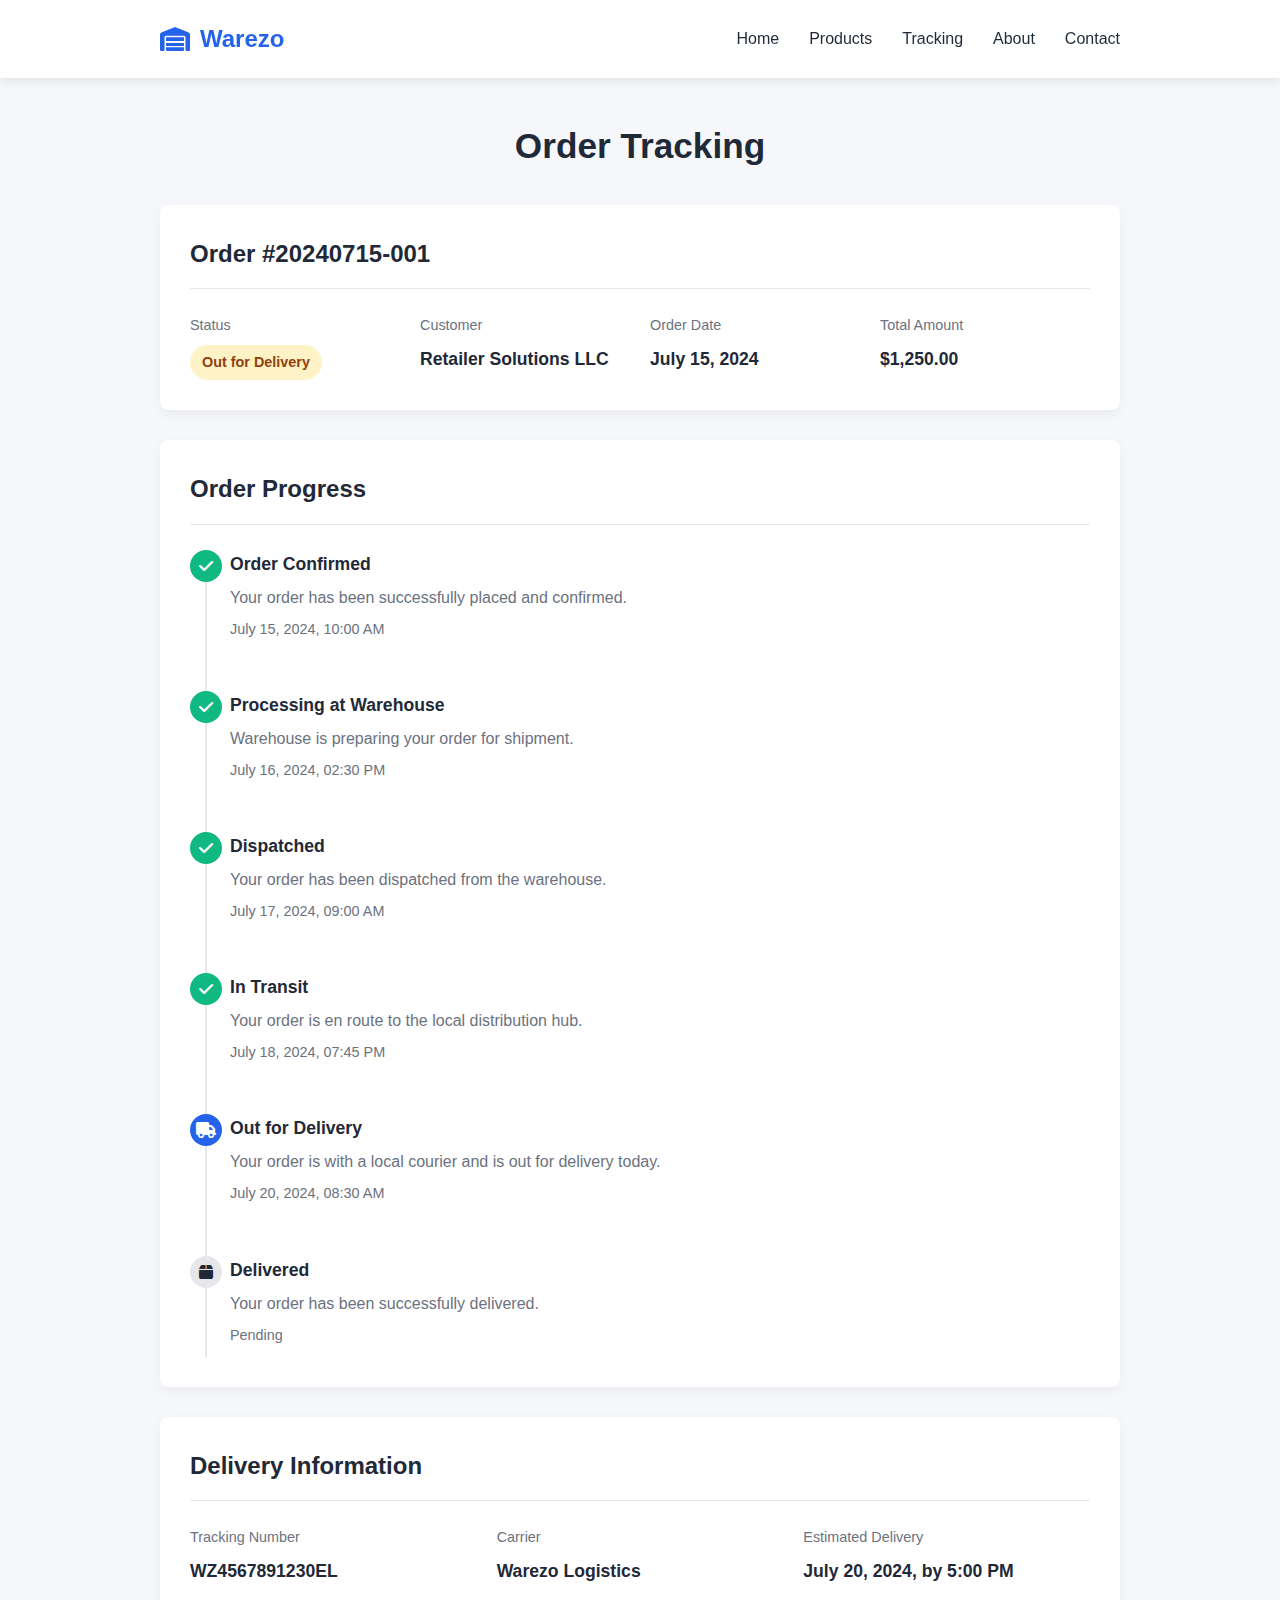
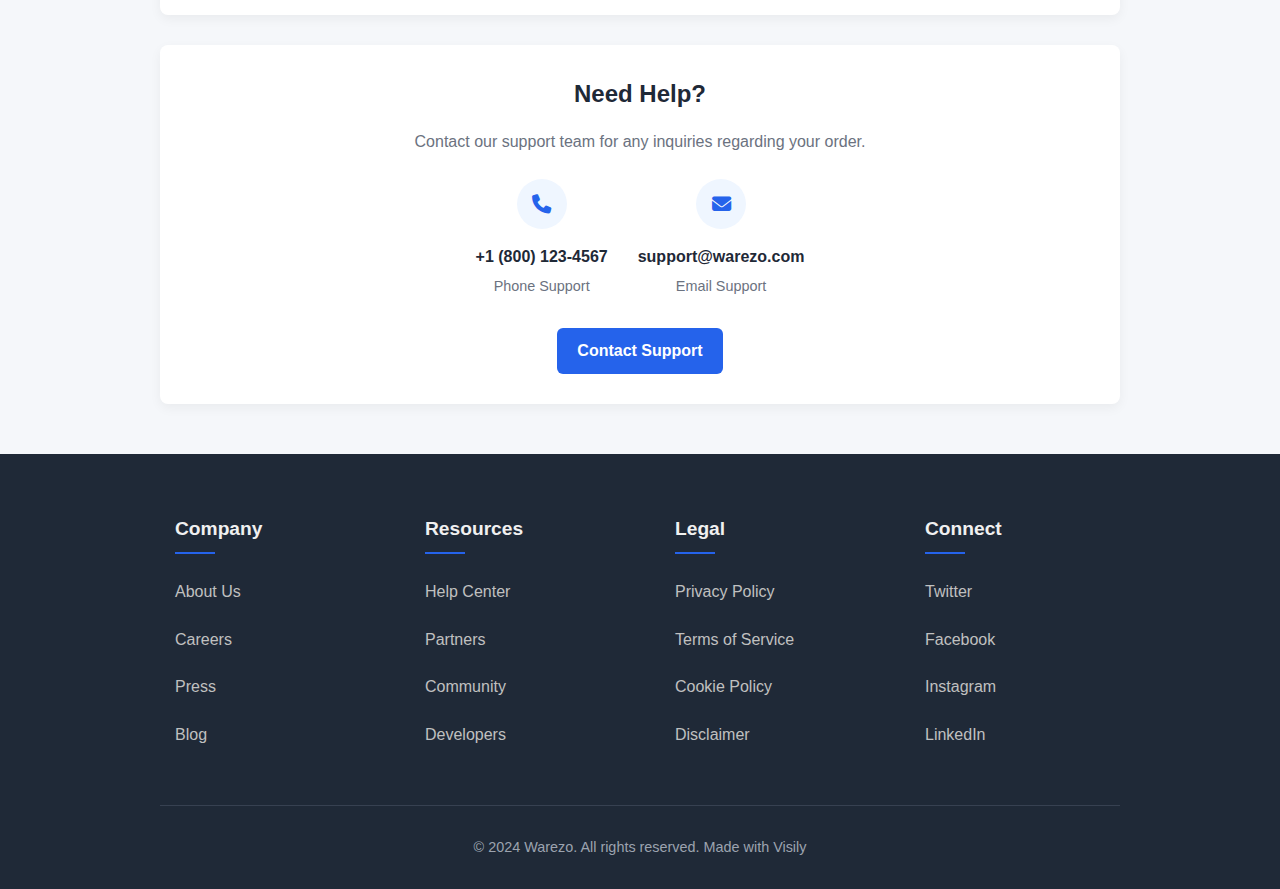
<file: orderTracking.html>
<!DOCTYPE html>
<html lang="en">
<head>
    <meta charset="UTF-8">
    <meta name="viewport" content="width=device-width, initial-scale=1.0">
    <title>Warezo - Order Tracking</title>
    <link rel="stylesheet" href="https://cdnjs.cloudflare.com/ajax/libs/font-awesome/6.4.0/css/all.min.css">
    <link rel="stylesheet" href="./CSS/orderTracking.css">
</head>
<body>
    <!-- Header & Navigation -->
    <header>
        <div class="container">
            <nav>
                <a href="#" class="logo">
                    <i class="fas fa-warehouse"></i> Warezo
                </a>
                <ul class="nav-links">
                    <li><a href="#">Home</a></li>
                    <li><a href="#">Products</a></li>
                    <li><a href="#">Tracking</a></li>
                    <li><a href="#">About</a></li>
                    <li><a href="#">Contact</a></li>
                </ul>
                <!-- <div class="auth-buttons">
                    <a href="#" class="btn btn-outline">Login</a>
                    <a href="#" class="btn btn-primary">Sign Up</a>
                </div> -->
            </nav>
        </div>
    </header>

    <!-- Main Content -->
    <div class="container">
        <h1 class="page-title">Order Tracking</h1>
        
        <!-- Order Header -->
        <div class="order-header">
            <h2 class="order-number">Order #20240715-001</h2>
            <div class="order-details">
                <div class="detail-item">
                    <span class="detail-label">Status</span>
                    <span class="detail-value"><span class="status-badge">Out for Delivery</span></span>
                </div>
                <div class="detail-item">
                    <span class="detail-label">Customer</span>
                    <span class="detail-value">Retailer Solutions LLC</span>
                </div>
                <div class="detail-item">
                    <span class="detail-label">Order Date</span>
                    <span class="detail-value">July 15, 2024</span>
                </div>
                <div class="detail-item">
                    <span class="detail-label">Total Amount</span>
                    <span class="detail-value">$1,250.00</span>
                </div>
            </div>
        </div>
        
        <!-- Progress Section -->
        <div class="progress-section">
            <h2 class="section-title">Order Progress</h2>
            <div class="progress-tracker">
                <div class="progress-line"></div>
                
                <!-- Step 1 -->
                <div class="progress-step">
                    <div class="step-icon completed">
                        <i class="fas fa-check"></i>
                    </div>
                    <div class="step-content">
                        <h3 class="step-title">Order Confirmed</h3>
                        <p class="step-description">Your order has been successfully placed and confirmed.</p>
                        <p class="step-time">July 15, 2024, 10:00 AM</p>
                    </div>
                </div>
                
                <!-- Step 2 -->
                <div class="progress-step">
                    <div class="step-icon completed">
                        <i class="fas fa-check"></i>
                    </div>
                    <div class="step-content">
                        <h3 class="step-title">Processing at Warehouse</h3>
                        <p class="step-description">Warehouse is preparing your order for shipment.</p>
                        <p class="step-time">July 16, 2024, 02:30 PM</p>
                    </div>
                </div>
                
                <!-- Step 3 -->
                <div class="progress-step">
                    <div class="step-icon completed">
                        <i class="fas fa-check"></i>
                    </div>
                    <div class="step-content">
                        <h3 class="step-title">Dispatched</h3>
                        <p class="step-description">Your order has been dispatched from the warehouse.</p>
                        <p class="step-time">July 17, 2024, 09:00 AM</p>
                    </div>
                </div>
                
                <!-- Step 4 -->
                <div class="progress-step">
                    <div class="step-icon completed">
                        <i class="fas fa-check"></i>
                    </div>
                    <div class="step-content">
                        <h3 class="step-title">In Transit</h3>
                        <p class="step-description">Your order is en route to the local distribution hub.</p>
                        <p class="step-time">July 18, 2024, 07:45 PM</p>
                    </div>
                </div>
                
                <!-- Step 5 -->
                <div class="progress-step">
                    <div class="step-icon active">
                        <i class="fas fa-truck"></i>
                    </div>
                    <div class="step-content">
                        <h3 class="step-title">Out for Delivery</h3>
                        <p class="step-description">Your order is with a local courier and is out for delivery today.</p>
                        <p class="step-time">July 20, 2024, 08:30 AM</p>
                    </div>
                </div>
                
                <!-- Step 6 -->
                <div class="progress-step">
                    <div class="step-icon">
                        <i class="fas fa-box"></i>
                    </div>
                    <div class="step-content">
                        <h3 class="step-title">Delivered</h3>
                        <p class="step-description">Your order has been successfully delivered.</p>
                        <p class="step-time">Pending</p>
                    </div>
                </div>
            </div>
        </div>
        
        <!-- Delivery Information -->
        <div class="delivery-info">
            <h2 class="section-title">Delivery Information</h2>
            <div class="info-grid">
                <div class="info-item">
                    <span class="info-label">Tracking Number</span>
                    <span class="info-value">WZ4567891230EL</span>
                </div>
                <div class="info-item">
                    <span class="info-label">Carrier</span>
                    <span class="info-value">Warezo Logistics</span>
                </div>
                <div class="info-item">
                    <span class="info-label">Estimated Delivery</span>
                    <span class="info-value">July 20, 2024, by 5:00 PM</span>
                </div>
            </div>
        </div>
        
        <!-- Support Section -->
        <div class="support-section">
            <h2 class="support-title">Need Help?</h2>
            <p class="support-description">Contact our support team for any inquiries regarding your order.</p>
            
            <div class="contact-methods">
                <div class="contact-method">
                    <div class="contact-icon">
                        <i class="fas fa-phone"></i>
                    </div>
                    <span class="contact-detail">+1 (800) 123-4567</span>
                    <span class="contact-type">Phone Support</span>
                </div>
                
                <div class="contact-method">
                    <div class="contact-icon">
                        <i class="fas fa-envelope"></i>
                    </div>
                    <span class="contact-detail">support@warezo.com</span>
                    <span class="contact-type">Email Support</span>
                </div>
            </div>
            
            <a href="#" class="btn btn-primary">Contact Support</a>
        </div>
    </div>

    <!-- Footer -->
    <footer>
        <div class="container">
            <div class="footer-content">
                <div class="footer-column">
                    <h3>Company</h3>
                    <ul>
                        <li><a href="#">About Us</a></li>
                        <li><a href="#">Careers</a></li>
                        <li><a href="#">Press</a></li>
                        <li><a href="#">Blog</a></li>
                    </ul>
                </div>
                <div class="footer-column">
                    <h3>Resources</h3>
                    <ul>
                        <li><a href="#">Help Center</a></li>
                        <li><a href="#">Partners</a></li>
                        <li><a href="#">Community</a></li>
                        <li><a href="#">Developers</a></li>
                    </ul>
                </div>
                <div class="footer-column">
                    <h3>Legal</h3>
                    <ul>
                        <li><a href="#">Privacy Policy</a></li>
                        <li><a href="#">Terms of Service</a></li>
                        <li><a href="#">Cookie Policy</a></li>
                        <li><a href="#">Disclaimer</a></li>
                    </ul>
                </div>
                <div class="footer-column">
                    <h3>Connect</h3>
                    <ul>
                        <li><a href="#">Twitter</a></li>
                        <li><a href="#">Facebook</a></li>
                        <li><a href="#">Instagram</a></li>
                        <li><a href="#">LinkedIn</a></li>
                    </ul>
                </div>
            </div>
            <div class="copyright">
                <p>&copy; 2024 Warezo. All rights reserved. Made with Visily</p>
            </div>
        </div>
    </footer>
</body>
</html>
</file>
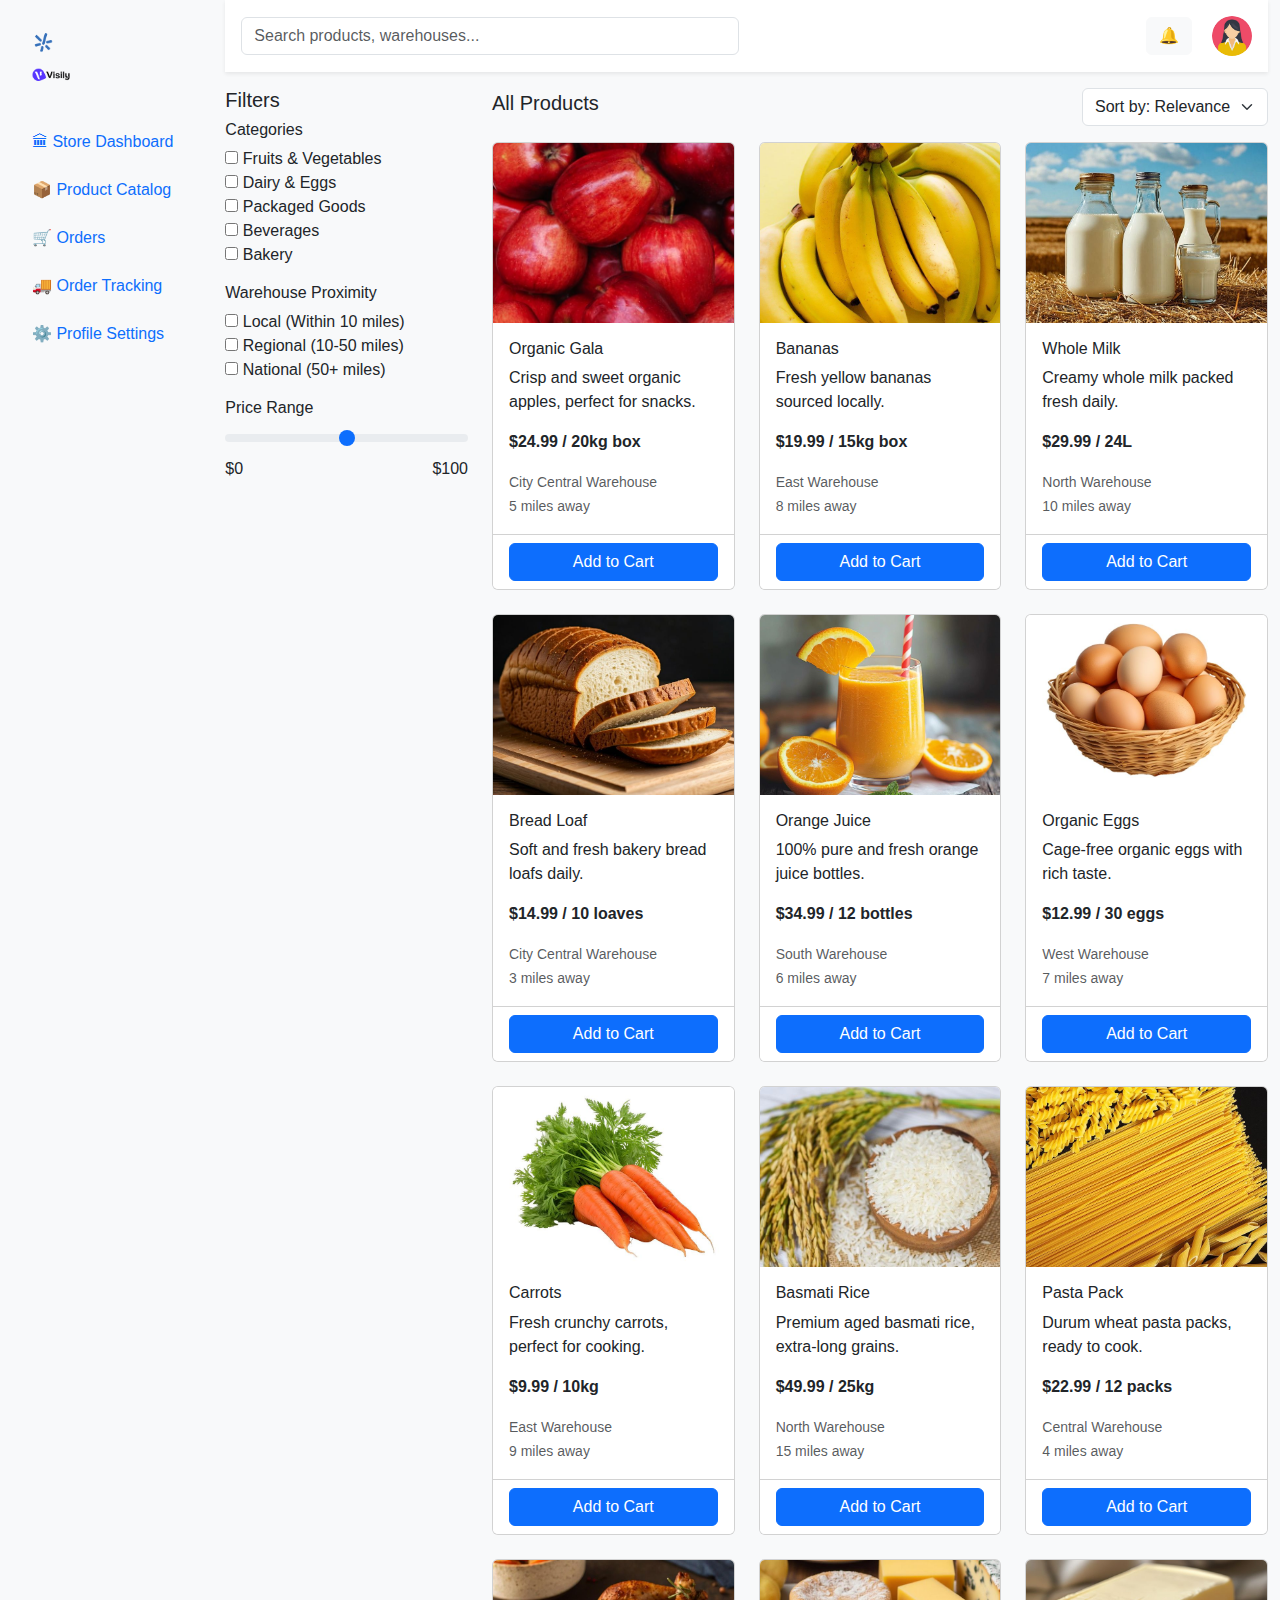
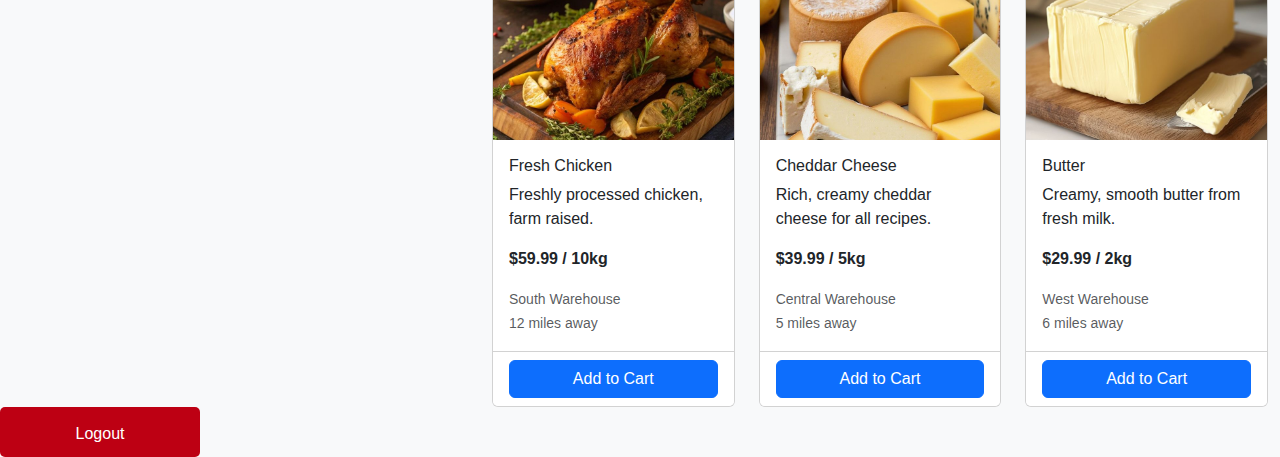
<file: products.html>
<!DOCTYPE html>
<html lang="en">

<head>
    <meta charset="UTF-8">
    <meta name="viewport" content="width=device-width, initial-scale=1.0">
    <title>Product Catalog</title>
    <!-- Bootstrap CSS -->
    <link rel="stylesheet" href="./bootstrap/bootstrap.min.css">
    <link rel="stylesheet" href="./style.css">
</head>

<body>
    <div class="container-fluid">
        <div class="row">

            <!-- Sidebar -->
            <nav class="col-md-2 d-none d-md-flex bg-light vh-100 p-3 sidebar flex-column">
                <div>
                    <img src="./images/image.png" alt="Logo" class="img-fluid mb-4" width="70px">
                    <ul class="nav flex-column">
                        <li class="nav-item mb-2"><a href="Store_Dashboard.html" class="nav-link">🏛 Store Dashboard</a></li>
                        <li class="nav-item mb-2"><a href="#" class="nav-link">📦 Product Catalog</a></li>
                        <li class="nav-item mb-2"><a href="#" class="nav-link">🛒 Orders</a></li>
                        <li class="nav-item mb-2"><a href="order-tracking.html" class="nav-link">🚚 Order Tracking</a></li>
                        <li class="nav-item mb-2"><a href="#" class="nav-link">⚙️ Profile Settings</a></li>
                    </ul>
                </div>
            </nav>

            <!-- Main Content -->
            <div class="col-md-10">

                <!-- Navbar -->
                <nav class="navbar navbar-light bg-white p-3 mb-3 shadow-sm d-flex justify-content-between">
                    <button class="btn btn-outline-secondary d-md-none" data-bs-toggle="offcanvas"
                        data-bs-target="#sidebarMenu">☰</button>
                    <form class="d-flex w-50">
                        <input class="form-control me-2" type="search" placeholder="Search products, warehouses...">
                    </form>
                    <div>
                        <button class="btn btn-light me-3">🔔</button>
                        <img src="./images/user.jpg" alt="User" class="rounded-circle" width="40">
                    </div>
                </nav>

                <div class="row">
                    <!-- Filters -->
                    <div class="col-lg-3 mb-3">
                        <h5>Filters</h5>
                        <div class="mb-3">
                            <h6>Categories</h6>
                            <div><input type="checkbox"> Fruits & Vegetables</div>
                            <div><input type="checkbox"> Dairy & Eggs</div>
                            <div><input type="checkbox"> Packaged Goods</div>
                            <div><input type="checkbox"> Beverages</div>
                            <div><input type="checkbox"> Bakery</div>
                        </div>
                        <div class="mb-3">
                            <h6>Warehouse Proximity</h6>
                            <div><input type="checkbox" name="distance"> Local (Within 10 miles)</div>
                            <div><input type="checkbox" name="distance"> Regional (10-50 miles)</div>
                            <div><input type="checkbox" name="distance"> National (50+ miles)</div>
                        </div>
                        <div>
                            <h6>Price Range</h6>
                            <input type="range" name="price" id="priceRange" min="0" max="100" step="5"
                                class="form-range">
                            <div class="d-flex justify-content-between">
                                <span>$0</span>
                                <span>$100</span>
                            </div>
                        </div>
                    </div>

                    <!-- Product Grid -->
                    <div class="col-9">
                        <div class="d-flex justify-content-between align-items-center mb-3">
                            <h5>All Products</h5>
                            <select class="form-select w-auto">
                                <option>Sort by: Relevance</option>
                            </select>
                        </div>

                        <div class="row row-cols-1 row-cols-md-3 g-4">
                            <!-- Product 1 -->
                            <div class="col">
                                <div class="card h-100">
                                    <img src="./images/apple.jpg" class="card-img-top" alt="Organic Gala">
                                    <div class="card-body">
                                        <h6 class="card-title">Organic Gala</h6>
                                        <p class="card-text">Crisp and sweet organic apples, perfect for snacks.</p>
                                        <p class="fw-bold">$24.99 / 20kg box</p>
                                        <small class="text-muted">City Central Warehouse<br>5 miles away</small>
                                    </div>
                                    <div class="card-footer bg-white">
                                        <button class="btn btn-primary w-100">Add to Cart</button>
                                    </div>
                                </div>
                            </div>
                            <!-- Product 2 -->
                            <div class="col">
                                <div class="card h-100">
                                    <img src="./images/banana.jpg" class="card-img-top" alt="Bananas">
                                    <div class="card-body">
                                        <h6 class="card-title">Bananas</h6>
                                        <p class="card-text">Fresh yellow bananas sourced locally.</p>
                                        <p class="fw-bold">$19.99 / 15kg box</p>
                                        <small class="text-muted">East Warehouse<br>8 miles away</small>
                                    </div>
                                    <div class="card-footer bg-white">
                                        <button class="btn btn-primary w-100">Add to Cart</button>
                                    </div>
                                </div>
                            </div>
                            <!-- Product 3 -->
                            <div class="col">
                                <div class="card h-100">
                                    <img src="./images/milk.jpg" class="card-img-top" alt="Whole Milk">
                                    <div class="card-body">
                                        <h6 class="card-title">Whole Milk</h6>
                                        <p class="card-text">Creamy whole milk packed fresh daily.</p>
                                        <p class="fw-bold">$29.99 / 24L</p>
                                        <small class="text-muted">North Warehouse<br>10 miles away</small>
                                    </div>
                                    <div class="card-footer bg-white">
                                        <button class="btn btn-primary w-100">Add to Cart</button>
                                    </div>
                                </div>
                            </div>
                            <!-- Product 4 -->
                            <div class="col">
                                <div class="card h-100">
                                    <img src="./images/bread.jpg" class="card-img-top" alt="Bread Loaf">
                                    <div class="card-body">
                                        <h6 class="card-title">Bread Loaf</h6>
                                        <p class="card-text">Soft and fresh bakery bread loafs daily.</p>
                                        <p class="fw-bold">$14.99 / 10 loaves</p>
                                        <small class="text-muted">City Central Warehouse<br>3 miles away</small>
                                    </div>
                                    <div class="card-footer bg-white">
                                        <button class="btn btn-primary w-100">Add to Cart</button>
                                    </div>
                                </div>
                            </div>
                            <!-- Product 5 -->
                            <div class="col">
                                <div class="card h-100">
                                    <img src="./images/juice.jpg" class="card-img-top" alt="Orange Juice">
                                    <div class="card-body">
                                        <h6 class="card-title">Orange Juice</h6>
                                        <p class="card-text">100% pure and fresh orange juice bottles.</p>
                                        <p class="fw-bold">$34.99 / 12 bottles</p>
                                        <small class="text-muted">South Warehouse<br>6 miles away</small>
                                    </div>
                                    <div class="card-footer bg-white">
                                        <button class="btn btn-primary w-100">Add to Cart</button>
                                    </div>
                                </div>
                            </div>
                            <!-- Product 6 -->
                            <div class="col">
                                <div class="card h-100">
                                    <img src="./images/eggs.jpg" class="card-img-top" alt="Organic Eggs">
                                    <div class="card-body">
                                        <h6 class="card-title">Organic Eggs</h6>
                                        <p class="card-text">Cage-free organic eggs with rich taste.</p>
                                        <p class="fw-bold">$12.99 / 30 eggs</p>
                                        <small class="text-muted">West Warehouse<br>7 miles away</small>
                                    </div>
                                    <div class="card-footer bg-white">
                                        <button class="btn btn-primary w-100">Add to Cart</button>
                                    </div>
                                </div>
                            </div>
                            <!-- Product 7 -->
                            <div class="col">
                                <div class="card h-100">
                                    <img src="./images/carrots.jpg" class="card-img-top" alt="Carrots">
                                    <div class="card-body">
                                        <h6 class="card-title">Carrots</h6>
                                        <p class="card-text">Fresh crunchy carrots, perfect for cooking.</p>
                                        <p class="fw-bold">$9.99 / 10kg</p>
                                        <small class="text-muted">East Warehouse<br>9 miles away</small>
                                    </div>
                                    <div class="card-footer bg-white">
                                        <button class="btn btn-primary w-100">Add to Cart</button>
                                    </div>
                                </div>
                            </div>
                            <!-- Product 8 -->
                            <div class="col">
                                <div class="card h-100">
                                    <img src="./images/rice.jpg" class="card-img-top" alt="Basmati Rice">
                                    <div class="card-body">
                                        <h6 class="card-title">Basmati Rice</h6>
                                        <p class="card-text">Premium aged basmati rice, extra-long grains.</p>
                                        <p class="fw-bold">$49.99 / 25kg</p>
                                        <small class="text-muted">North Warehouse<br>15 miles away</small>
                                    </div>
                                    <div class="card-footer bg-white">
                                        <button class="btn btn-primary w-100">Add to Cart</button>
                                    </div>
                                </div>
                            </div>
                            <!-- Product 9 -->
                            <div class="col">
                                <div class="card h-100">
                                    <img src="./images/pasta.jpg" class="card-img-top" alt="Pasta Pack">
                                    <div class="card-body">
                                        <h6 class="card-title">Pasta Pack</h6>
                                        <p class="card-text">Durum wheat pasta packs, ready to cook.</p>
                                        <p class="fw-bold">$22.99 / 12 packs</p>
                                        <small class="text-muted">Central Warehouse<br>4 miles away</small>
                                    </div>
                                    <div class="card-footer bg-white">
                                        <button class="btn btn-primary w-100">Add to Cart</button>
                                    </div>
                                </div>
                            </div>
                            <!-- Product 10 -->
                            <div class="col">
                                <div class="card h-100">
                                    <img src="./images/chicken.jpg" class="card-img-top" alt="Chicken">
                                    <div class="card-body">
                                        <h6 class="card-title">Fresh Chicken</h6>
                                        <p class="card-text">Freshly processed chicken, farm raised.</p>
                                        <p class="fw-bold">$59.99 / 10kg</p>
                                        <small class="text-muted">South Warehouse<br>12 miles away</small>
                                    </div>
                                    <div class="card-footer bg-white">
                                        <button class="btn btn-primary w-100">Add to Cart</button>
                                    </div>
                                </div>
                            </div>
                            <!-- Product 11 -->
                            <div class="col">
                                <div class="card h-100">
                                    <img src="./images/cheese.jpg" class="card-img-top" alt="Cheddar Cheese">
                                    <div class="card-body">
                                        <h6 class="card-title">Cheddar Cheese</h6>
                                        <p class="card-text">Rich, creamy cheddar cheese for all recipes.</p>
                                        <p class="fw-bold">$39.99 / 5kg</p>
                                        <small class="text-muted">Central Warehouse<br>5 miles away</small>
                                    </div>
                                    <div class="card-footer bg-white">
                                        <button class="btn btn-primary w-100">Add to Cart</button>
                                    </div>
                                </div>
                            </div>
                            <!-- Product 12 -->
                            <div class="col">
                                <div class="card h-100">
                                    <img src="./images/butter.jpg" class="card-img-top" alt="Butter">
                                    <div class="card-body">
                                        <h6 class="card-title">Butter</h6>
                                        <p class="card-text">Creamy, smooth butter from fresh milk.</p>
                                        <p class="fw-bold">$29.99 / 2kg</p>
                                        <small class="text-muted">West Warehouse<br>6 miles away</small>
                                    </div>
                                    <div class="card-footer bg-white">
                                        <button class="btn btn-primary w-100">Add to Cart</button>
                                    </div>
                                </div>
                            </div>
                        </div>
                    </div>
                </div>
            </div>
        </div>
    </div>
    </div>
    </div>

    <!-- Offcanvas Sidebar (Mobile) -->
    <div class="offcanvas offcanvas-start" tabindex="-1" id="sidebarMenu">
        <div class="offcanvas-header">
            <h5 class="offcanvas-title">Dashboard</h5>
            <button type="button" class="btn-close" data-bs-dismiss="offcanvas"></button>
        </div>
        <div class="offcanvas-body">
            <ul class="nav flex-column">
                <li class="nav-item mb-2"><a href="#" class="nav-link">🏛 Store Dashboard</a></li>
                <li class="nav-item mb-2"><a href="#" class="nav-link">📦 Product Catalog</a></li>
                <li class="nav-item mb-2"><a href="#" class="nav-link">🛒 Orders</a></li>
                <li class="nav-item mb-2"><a href="#" class="nav-link">🚚 Order Tracking</a></li>
                <li class="nav-item mb-2"><a href="#" class="nav-link">⚙️ Profile Settings</a></li>
            </ul>
        </div>
    </div>

    <!-- Logout Button -->
    <button class="logout-btn">Logout</button>

    <script src="./bootstrap/bootstrap.bundle.min.js"></script>
</body>

</html>
</file>
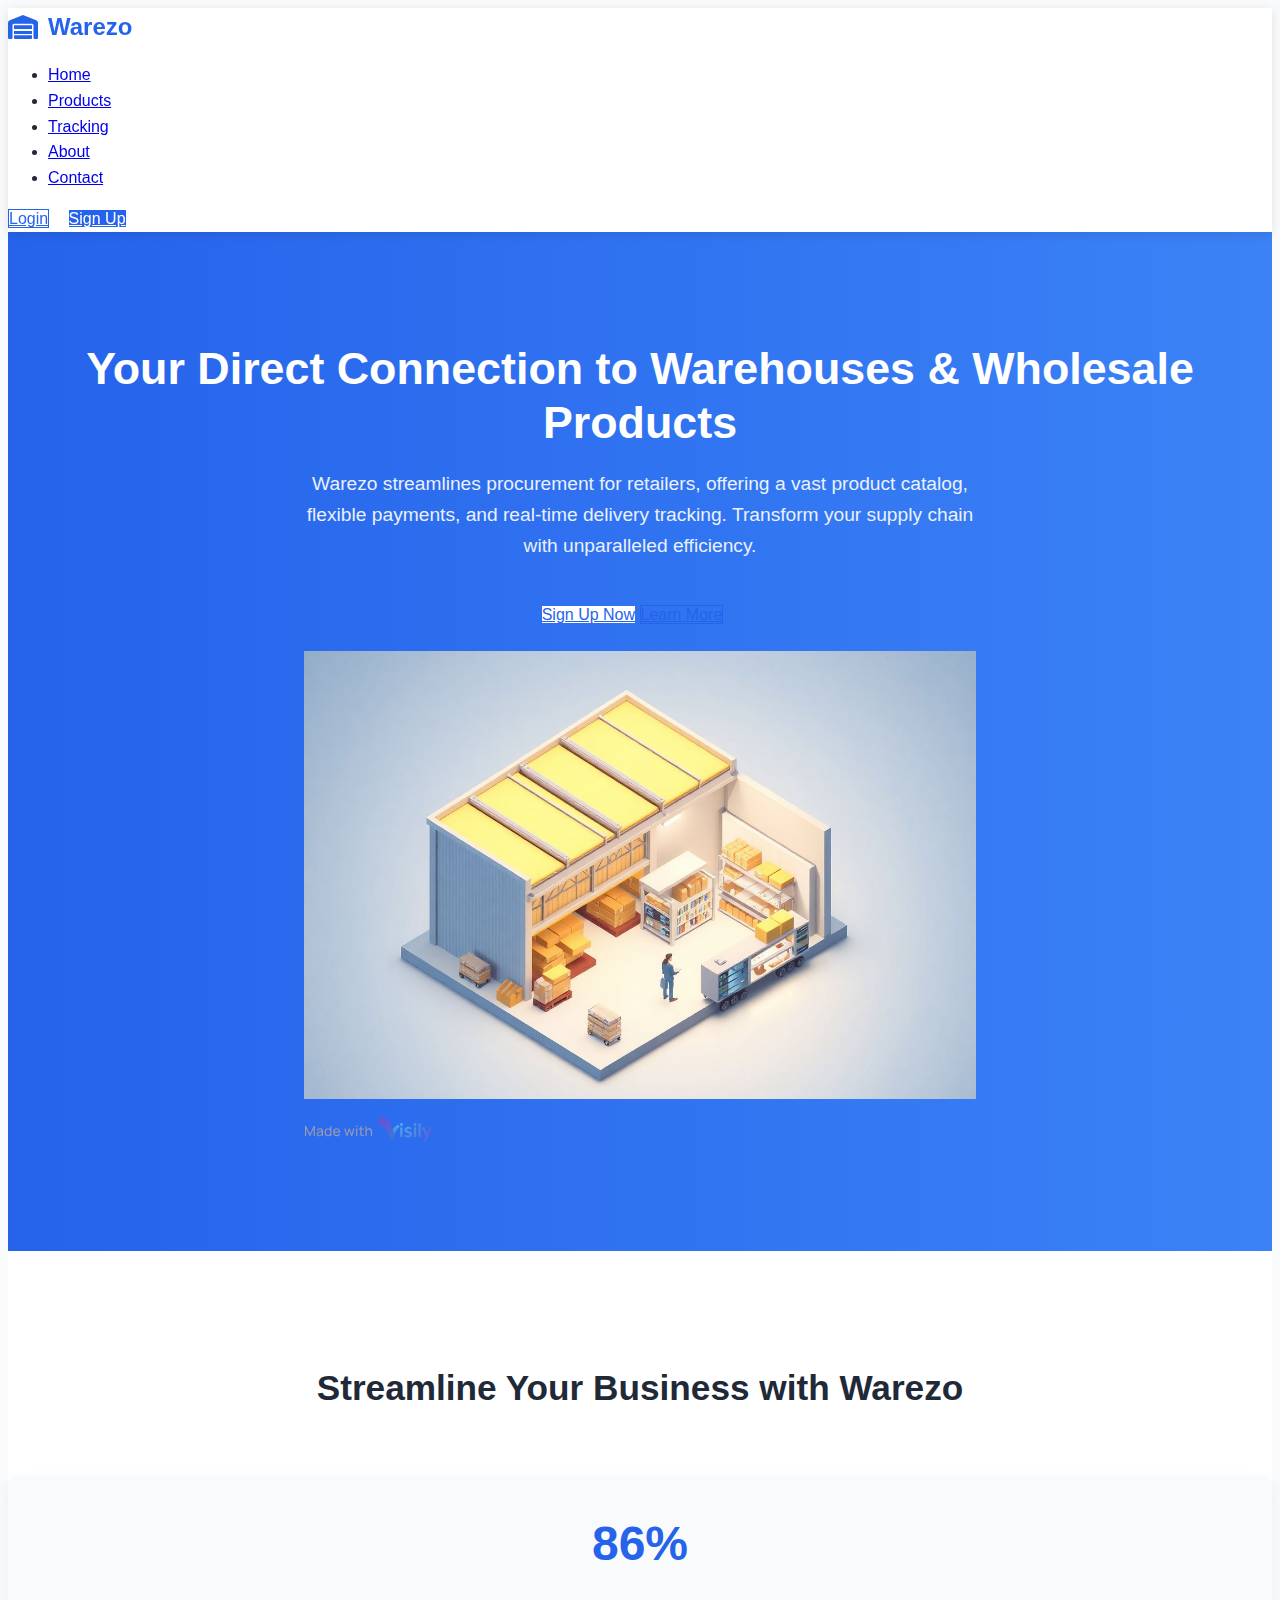
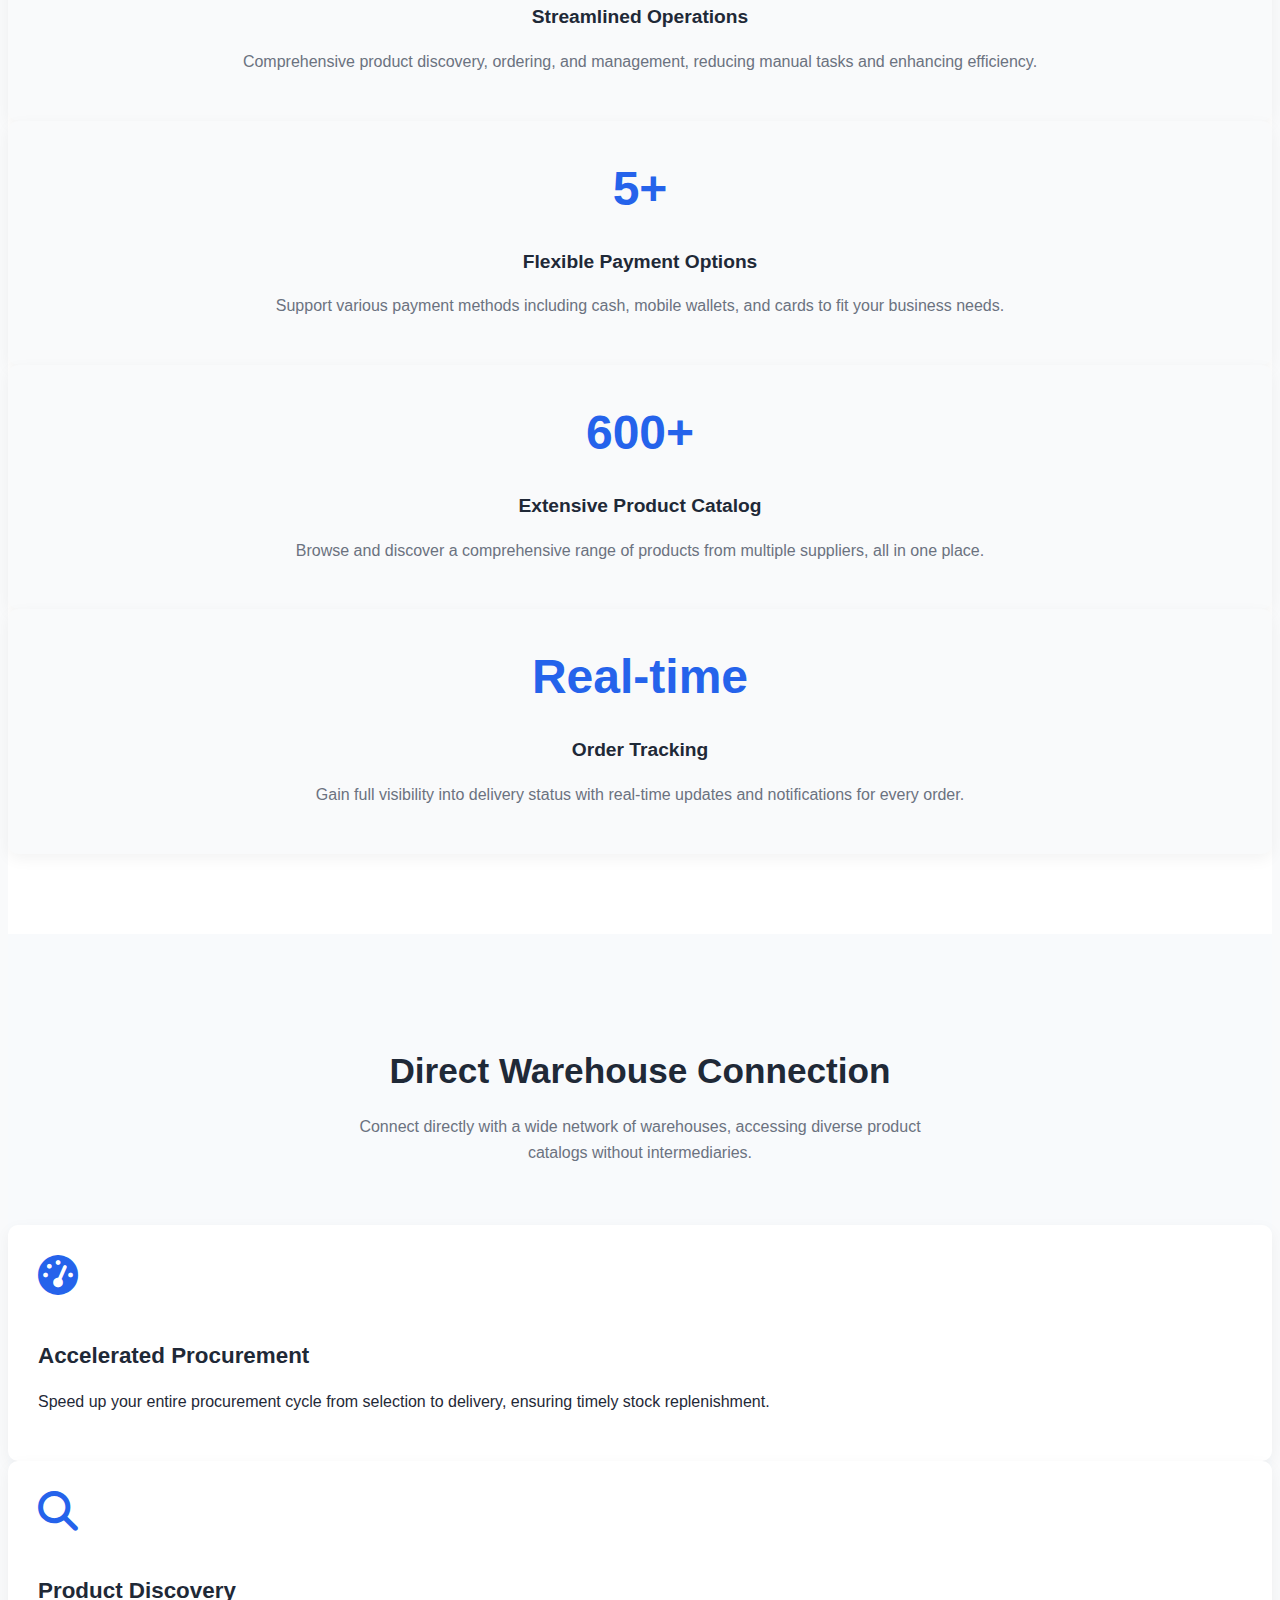
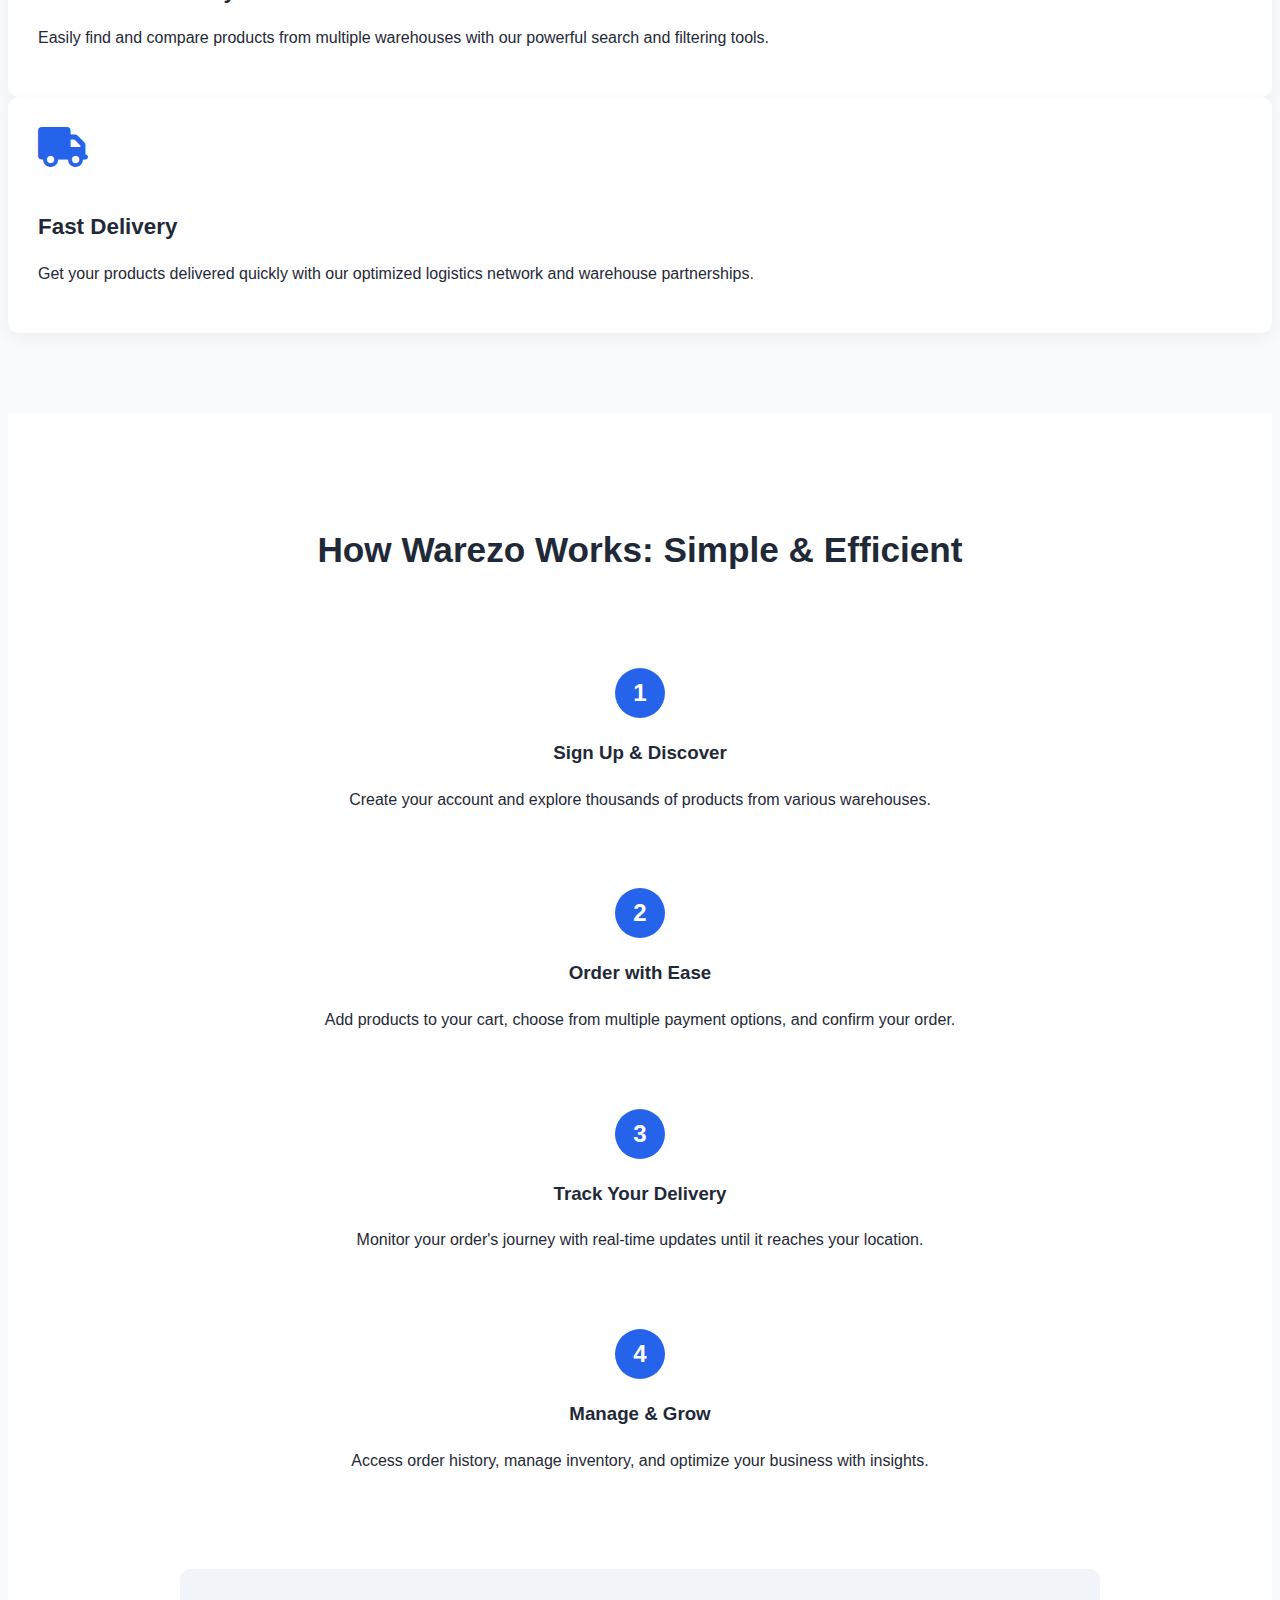
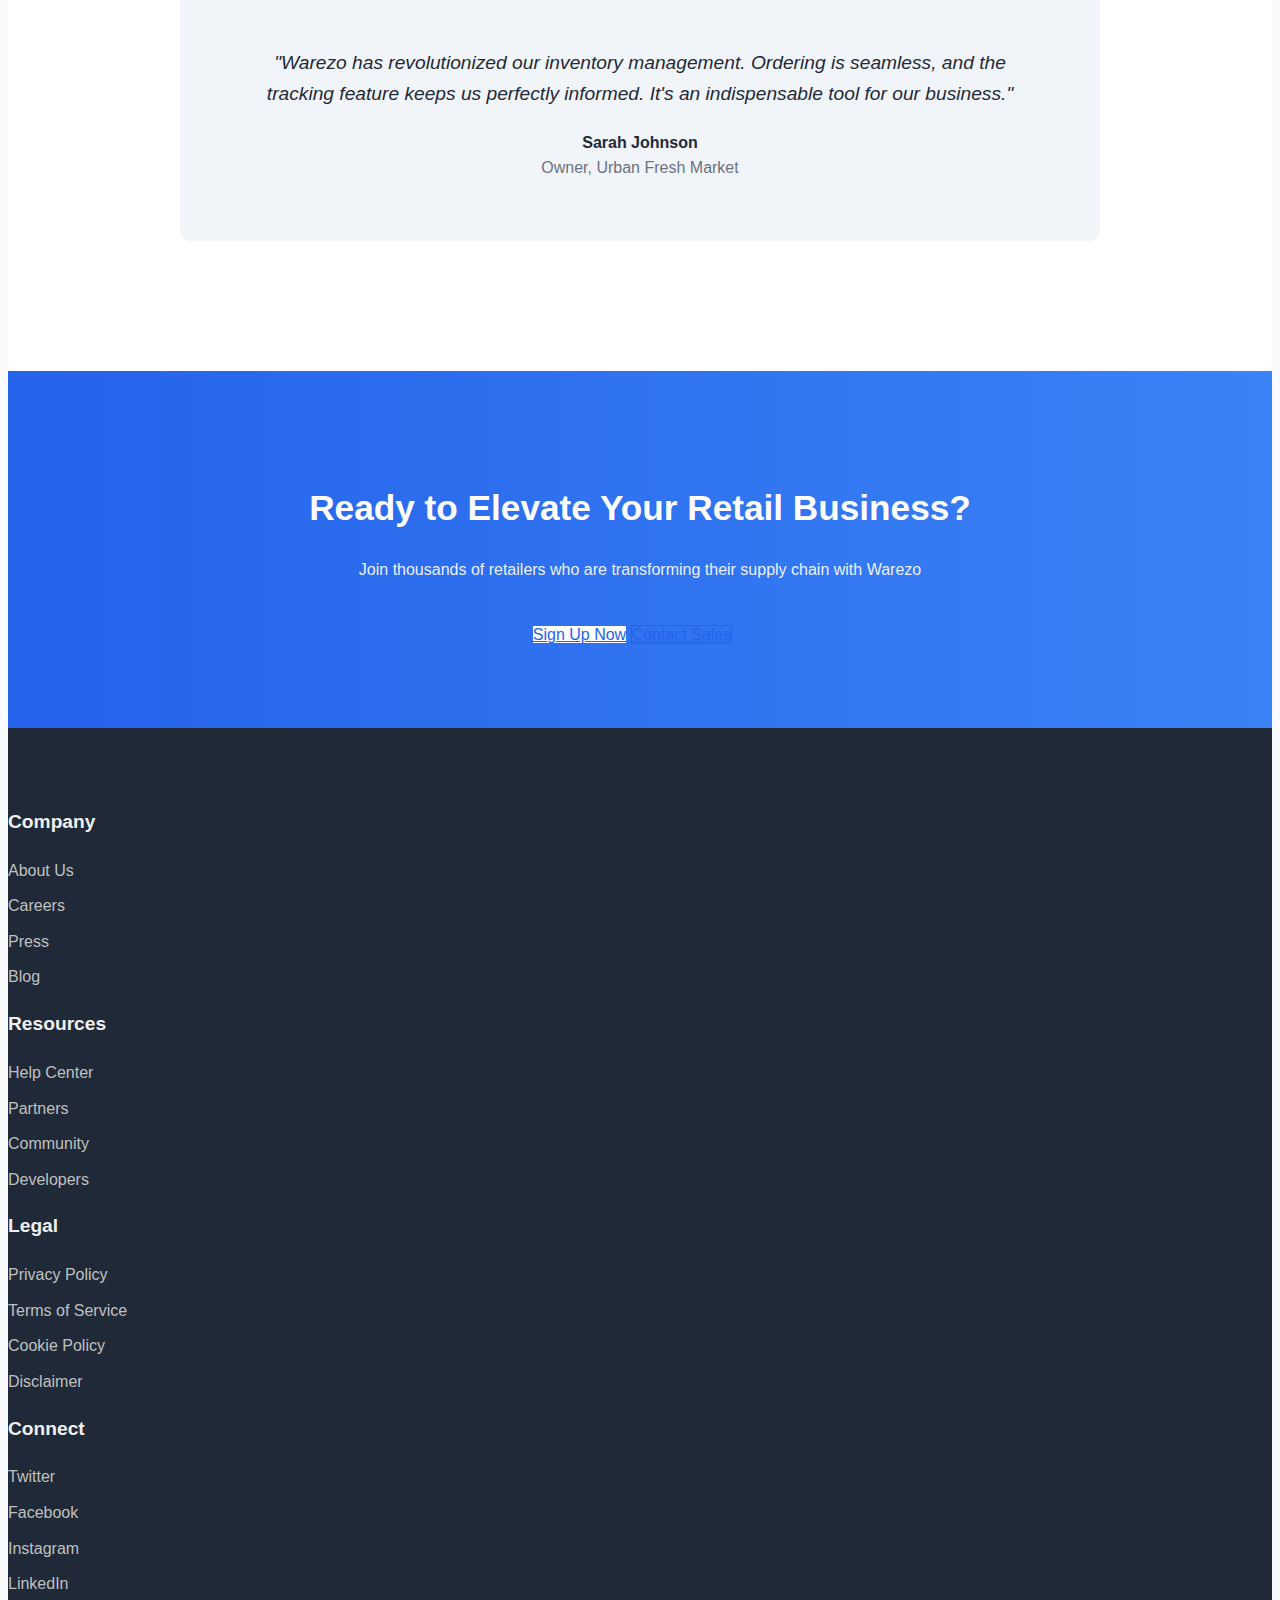
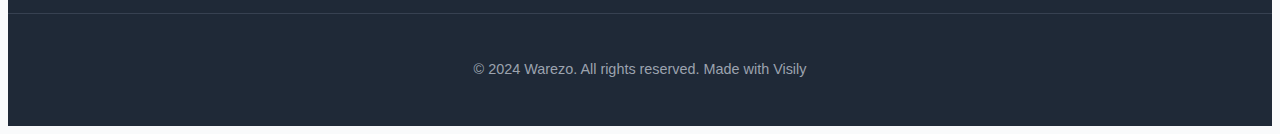
<file: pages/home.html>
<!DOCTYPE html>
<html lang="en">
<head>
    <meta charset="UTF-8">
    <meta name="viewport" content="width=device-width, initial-scale=1.0">
    <title>Warezo - Your Direct Connection to Warehouses & Wholesale Products</title>
    <link rel="stylesheet" href="https://cdnjs.cloudflare.com/ajax/libs/font-awesome/6.4.0/css/all.min.css">
    <link rel="stylesheet" href="../assets/css/index.css">
</head>
<body>
    <!-- Header & Navigation -->
    <header>
        <div class="container">
            <nav>
                <a href="#" class="logo">
                    <i class="fas fa-warehouse"></i> Warezo
                </a>
                <ul class="nav-links">
                    <li><a href="../pages/home.html">Home</a></li>
                    <li><a href="#">Products</a></li>
                    <li><a href="../pages/order-tracking.html">Tracking</a></li>
                    <li><a href="#">About</a></li>
                    <li><a href="#">Contact</a></li>
                </ul>
                <div class="auth-buttons">
                    <a href="../pages/login.html" class="btn btn-outline">Login</a>
                    <a href="../pages/login.html" class="btn btn-primary">Sign Up</a>
                </div>
            </nav>
        </div>
    </header>

    <!-- Hero Section -->
    <section class="hero">
        <div class="container">
            <h1>Your Direct Connection to Warehouses & Wholesale Products</h1>
            <p>Warezo streamlines procurement for retailers, offering a vast product catalog, flexible payments, and real-time delivery tracking. Transform your supply chain with unparalleled efficiency.</p>
            <div class="hero-buttons">
                <a href="#" class="btn btn-light">Sign Up Now</a>
                <a href="#" class="btn btn-outline">Learn More</a>
            </div>
            <img src="../assets/images/Selection.png" alt="">
        </div>
    </section>

    <!-- Stats Section -->
    <section class="stats">
        <div class="container">
            <div class="section-title">
                <h2>Streamline Your Business with Warezo</h2>
            </div>
            <div class="stats-grid">
                <div class="stat-card">
                    <div class="stat-number">86%</div>
                    <h3 class="stat-title">Streamlined Operations</h3>
                    <p class="stat-desc">Comprehensive product discovery, ordering, and management, reducing manual tasks and enhancing efficiency.</p>
                </div>
                <div class="stat-card">
                    <div class="stat-number">5+</div>
                    <h3 class="stat-title">Flexible Payment Options</h3>
                    <p class="stat-desc">Support various payment methods including cash, mobile wallets, and cards to fit your business needs.</p>
                </div>
                <div class="stat-card">
                    <div class="stat-number">600+</div>
                    <h3 class="stat-title">Extensive Product Catalog</h3>
                    <p class="stat-desc">Browse and discover a comprehensive range of products from multiple suppliers, all in one place.</p>
                </div>
                <div class="stat-card">
                    <div class="stat-number">Real-time</div>
                    <h3 class="stat-title">Order Tracking</h3>
                    <p class="stat-desc">Gain full visibility into delivery status with real-time updates and notifications for every order.</p>
                </div>
            </div>
        </div>
    </section>

    <!-- Features Section -->
    <section class="features">
        <div class="container">
            <div class="section-title">
                <h2>Direct Warehouse Connection</h2>
                <p>Connect directly with a wide network of warehouses, accessing diverse product catalogs without intermediaries.</p>
            </div>
            
            <div class="feature-cards">
                <div class="feature-card">
                    <i class="fas fa-tachometer-alt"></i>
                    <h3>Accelerated Procurement</h3>
                    <p>Speed up your entire procurement cycle from selection to delivery, ensuring timely stock replenishment.</p>
                </div>
                <div class="feature-card">
                    <i class="fas fa-search"></i>
                    <h3>Product Discovery</h3>
                    <p>Easily find and compare products from multiple warehouses with our powerful search and filtering tools.</p>
                </div>
                <div class="feature-card">
                    <i class="fas fa-truck"></i>
                    <h3>Fast Delivery</h3>
                    <p>Get your products delivered quickly with our optimized logistics network and warehouse partnerships.</p>
                </div>
            </div>
        </div>
    </section>

    <!-- How It Works -->
    <section class="how-it-works">
        <div class="container">
            <div class="section-title">
                <h2>How Warezo Works: Simple & Efficient</h2>
            </div>
            <div class="steps">
                <div class="step">
                    <div class="step-number">1</div>
                    <h3>Sign Up & Discover</h3>
                    <p>Create your account and explore thousands of products from various warehouses.</p>
                </div>
                <div class="step">
                    <div class="step-number">2</div>
                    <h3>Order with Ease</h3>
                    <p>Add products to your cart, choose from multiple payment options, and confirm your order.</p>
                </div>
                <div class="step">
                    <div class="step-number">3</div>
                    <h3>Track Your Delivery</h3>
                    <p>Monitor your order's journey with real-time updates until it reaches your location.</p>
                </div>
                <div class="step">
                    <div class="step-number">4</div>
                    <h3>Manage & Grow</h3>
                    <p>Access order history, manage inventory, and optimize your business with insights.</p>
                </div>
            </div>

            <div class="testimonial">
                <p>"Warezo has revolutionized our inventory management. Ordering is seamless, and the tracking feature keeps us perfectly informed. It's an indispensable tool for our business."</p>
                <div class="author">Sarah Johnson</div>
                <div class="position">Owner, Urban Fresh Market</div>
            </div>
        </div>
    </section>

    <!-- CTA Section -->
    <section class="cta">
        <div class="container">
            <h2>Ready to Elevate Your Retail Business?</h2>
            <p>Join thousands of retailers who are transforming their supply chain with Warezo</p>
            <div class="hero-buttons">
                <a href="#" class="btn btn-light">Sign Up Now</a>
                <a href="#" class="btn btn-outline">Contact Sales</a>
            </div>
        </div>
    </section>

    <!-- Footer -->
    <footer>
        <div class="container">
            <div class="footer-content">
                <div class="footer-column">
                    <h3>Company</h3>
                    <ul>
                        <li><a href="#">About Us</a></li>
                        <li><a href="#">Careers</a></li>
                        <li><a href="#">Press</a></li>
                        <li><a href="#">Blog</a></li>
                    </ul>
                </div>
                <div class="footer-column">
                    <h3>Resources</h3>
                    <ul>
                        <li><a href="#">Help Center</a></li>
                        <li><a href="#">Partners</a></li>
                        <li><a href="#">Community</a></li>
                        <li><a href="#">Developers</a></li>
                    </ul>
                </div>
                <div class="footer-column">
                    <h3>Legal</h3>
                    <ul>
                        <li><a href="#">Privacy Policy</a></li>
                        <li><a href="#">Terms of Service</a></li>
                        <li><a href="#">Cookie Policy</a></li>
                        <li><a href="#">Disclaimer</a></li>
                    </ul>
                </div>
                <div class="footer-column">
                    <h3>Connect</h3>
                    <ul>
                        <li><a href="#">Twitter</a></li>
                        <li><a href="#">Facebook</a></li>
                        <li><a href="#">Instagram</a></li>
                        <li><a href="#">LinkedIn</a></li>
                    </ul>
                </div>
            </div>
            <div class="copyright">
                <p>&copy; 2024 Warezo. All rights reserved. Made with Visily</p>
            </div>
        </div>
    </footer>
</body>
</html>
</file>
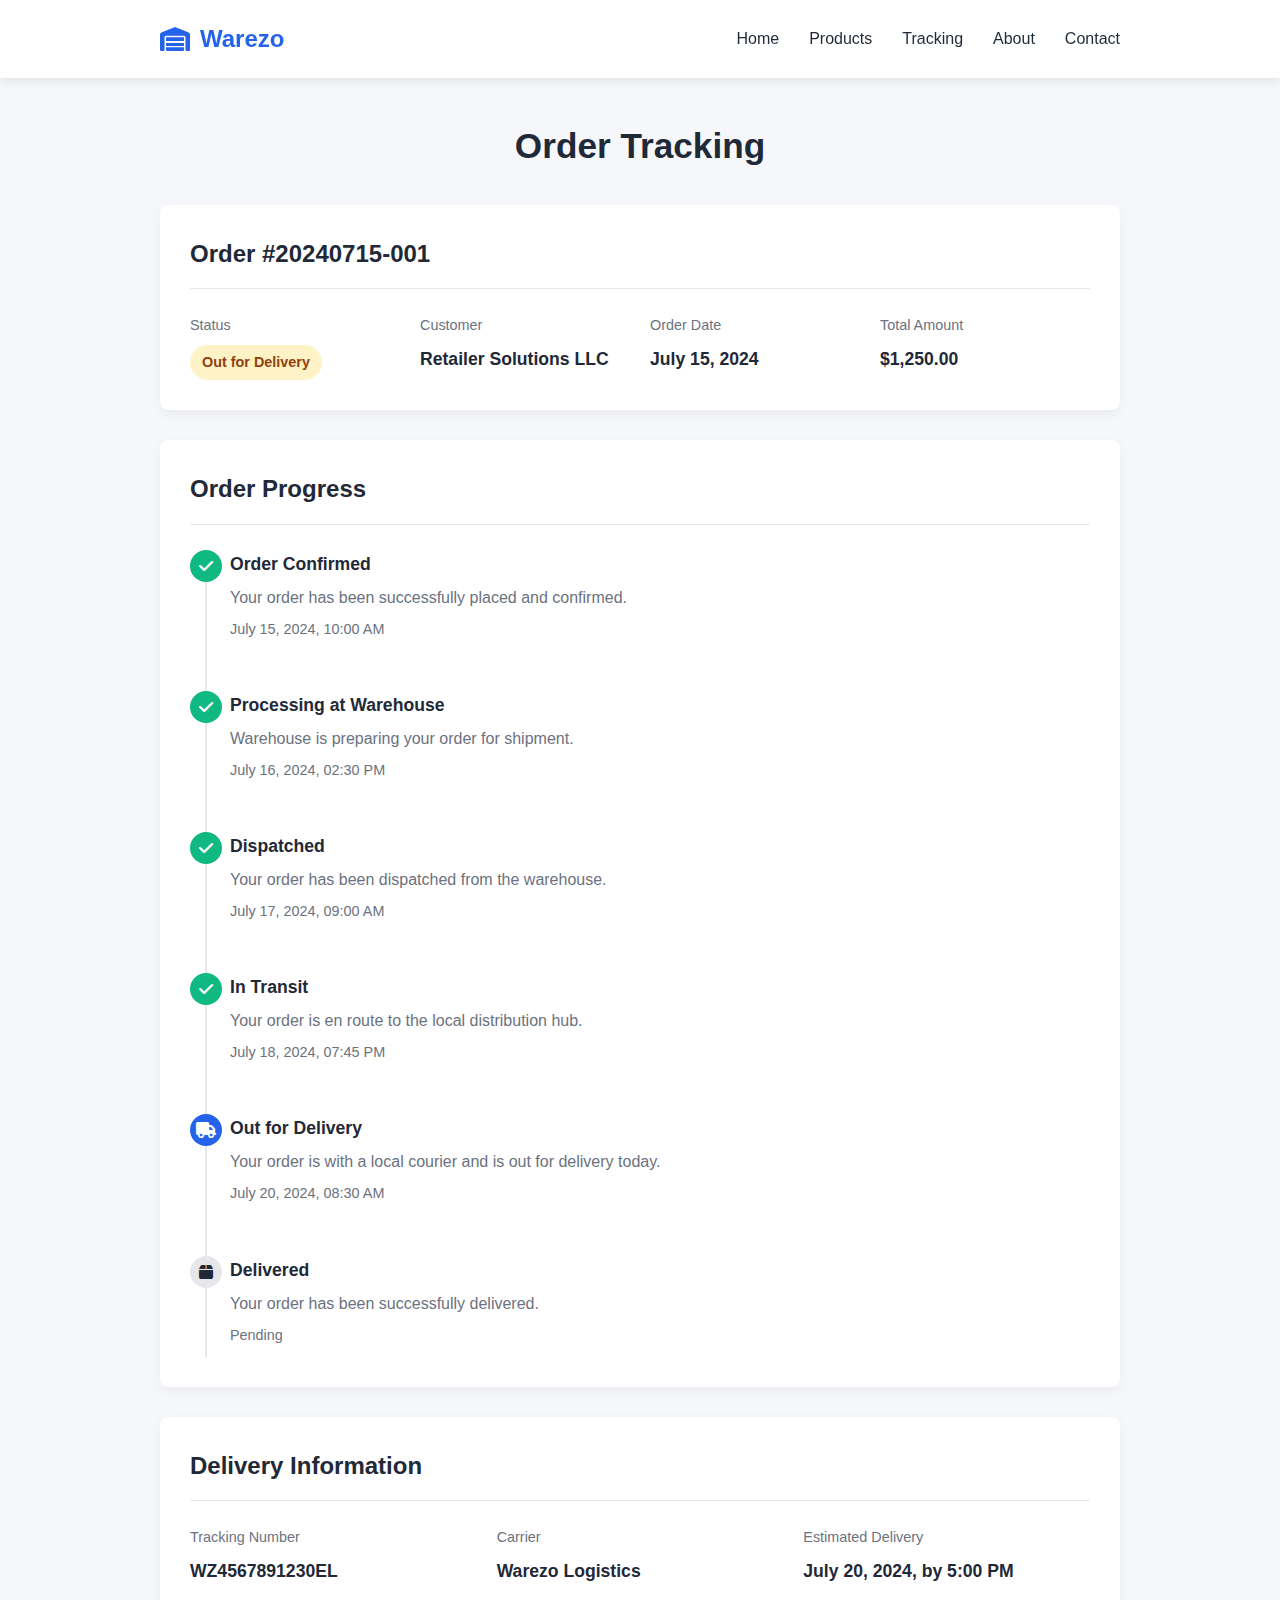
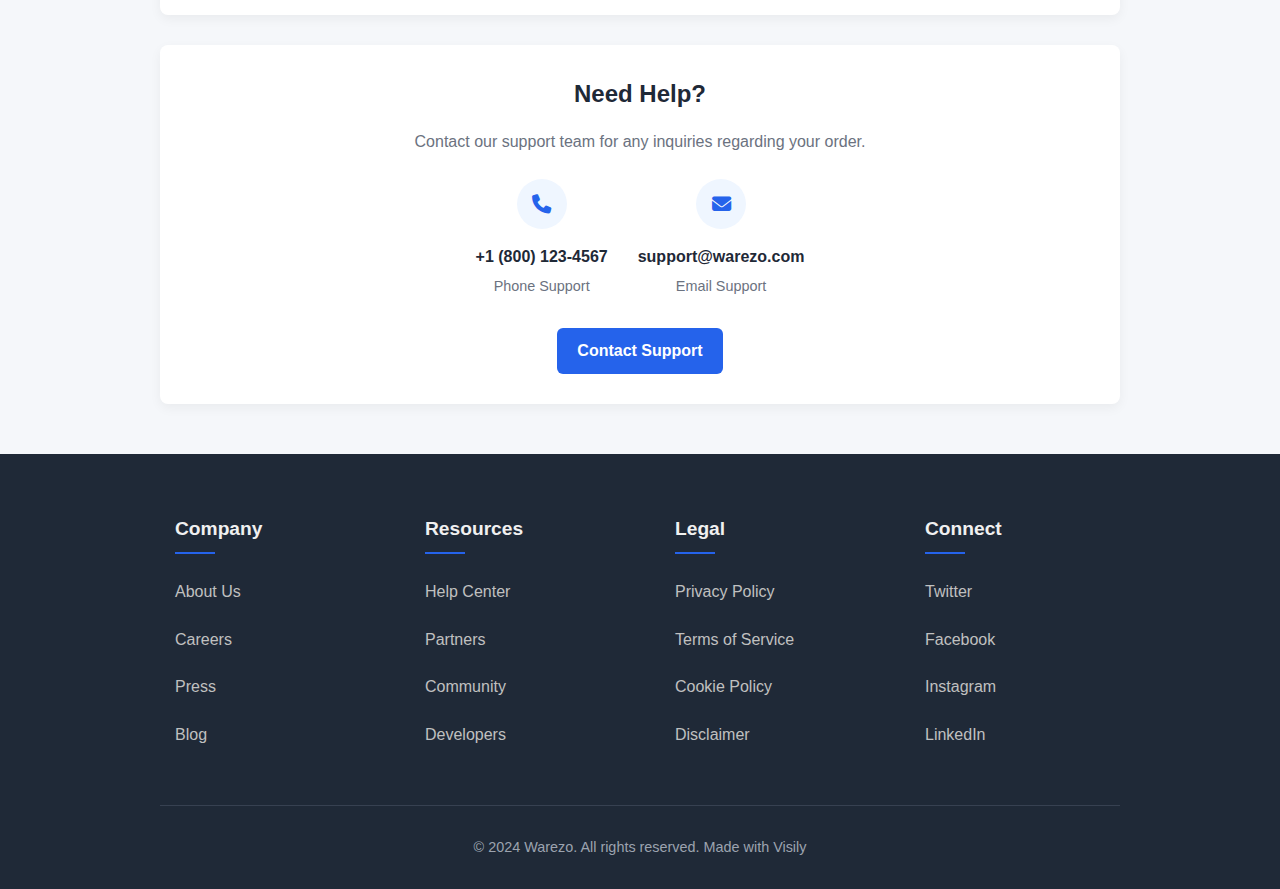
<file: pages/order-tracking.html>
<!DOCTYPE html>
<html lang="en">
<head>
    <meta charset="UTF-8">
    <meta name="viewport" content="width=device-width, initial-scale=1.0">
    <title>Warezo - Order Tracking</title>
    <link rel="stylesheet" href="https://cdnjs.cloudflare.com/ajax/libs/font-awesome/6.4.0/css/all.min.css">
    <link rel="stylesheet" href="../assets/css/orderTracking.css">
</head>
<body>
    <!-- Header & Navigation -->
    <header>
        <div class="container">
            <nav>
                <a href="#" class="logo">
                    <i class="fas fa-warehouse"></i> Warezo
                </a>
                <ul class="nav-links">
                    <li><a href="#">Home</a></li>
                    <li><a href="#">Products</a></li>
                    <li><a href="#">Tracking</a></li>
                    <li><a href="#">About</a></li>
                    <li><a href="#">Contact</a></li>
                </ul>
                <!-- <div class="auth-buttons">
                    <a href="#" class="btn btn-outline">Login</a>
                    <a href="#" class="btn btn-primary">Sign Up</a>
                </div> -->
            </nav>
        </div>
    </header>

    <!-- Main Content -->
    <div class="container">
        <h1 class="page-title">Order Tracking</h1>
        
        <!-- Order Header -->
        <div class="order-header">
            <h2 class="order-number">Order #20240715-001</h2>
            <div class="order-details">
                <div class="detail-item">
                    <span class="detail-label">Status</span>
                    <span class="detail-value"><span class="status-badge">Out for Delivery</span></span>
                </div>
                <div class="detail-item">
                    <span class="detail-label">Customer</span>
                    <span class="detail-value">Retailer Solutions LLC</span>
                </div>
                <div class="detail-item">
                    <span class="detail-label">Order Date</span>
                    <span class="detail-value">July 15, 2024</span>
                </div>
                <div class="detail-item">
                    <span class="detail-label">Total Amount</span>
                    <span class="detail-value">$1,250.00</span>
                </div>
            </div>
        </div>
        
        <!-- Progress Section -->
        <div class="progress-section">
            <h2 class="section-title">Order Progress</h2>
            <div class="progress-tracker">
                <div class="progress-line"></div>
                
                <!-- Step 1 -->
                <div class="progress-step">
                    <div class="step-icon completed">
                        <i class="fas fa-check"></i>
                    </div>
                    <div class="step-content">
                        <h3 class="step-title">Order Confirmed</h3>
                        <p class="step-description">Your order has been successfully placed and confirmed.</p>
                        <p class="step-time">July 15, 2024, 10:00 AM</p>
                    </div>
                </div>
                
                <!-- Step 2 -->
                <div class="progress-step">
                    <div class="step-icon completed">
                        <i class="fas fa-check"></i>
                    </div>
                    <div class="step-content">
                        <h3 class="step-title">Processing at Warehouse</h3>
                        <p class="step-description">Warehouse is preparing your order for shipment.</p>
                        <p class="step-time">July 16, 2024, 02:30 PM</p>
                    </div>
                </div>
                
                <!-- Step 3 -->
                <div class="progress-step">
                    <div class="step-icon completed">
                        <i class="fas fa-check"></i>
                    </div>
                    <div class="step-content">
                        <h3 class="step-title">Dispatched</h3>
                        <p class="step-description">Your order has been dispatched from the warehouse.</p>
                        <p class="step-time">July 17, 2024, 09:00 AM</p>
                    </div>
                </div>
                
                <!-- Step 4 -->
                <div class="progress-step">
                    <div class="step-icon completed">
                        <i class="fas fa-check"></i>
                    </div>
                    <div class="step-content">
                        <h3 class="step-title">In Transit</h3>
                        <p class="step-description">Your order is en route to the local distribution hub.</p>
                        <p class="step-time">July 18, 2024, 07:45 PM</p>
                    </div>
                </div>
                
                <!-- Step 5 -->
                <div class="progress-step">
                    <div class="step-icon active">
                        <i class="fas fa-truck"></i>
                    </div>
                    <div class="step-content">
                        <h3 class="step-title">Out for Delivery</h3>
                        <p class="step-description">Your order is with a local courier and is out for delivery today.</p>
                        <p class="step-time">July 20, 2024, 08:30 AM</p>
                    </div>
                </div>
                
                <!-- Step 6 -->
                <div class="progress-step">
                    <div class="step-icon">
                        <i class="fas fa-box"></i>
                    </div>
                    <div class="step-content">
                        <h3 class="step-title">Delivered</h3>
                        <p class="step-description">Your order has been successfully delivered.</p>
                        <p class="step-time">Pending</p>
                    </div>
                </div>
            </div>
        </div>
        
        <!-- Delivery Information -->
        <div class="delivery-info">
            <h2 class="section-title">Delivery Information</h2>
            <div class="info-grid">
                <div class="info-item">
                    <span class="info-label">Tracking Number</span>
                    <span class="info-value">WZ4567891230EL</span>
                </div>
                <div class="info-item">
                    <span class="info-label">Carrier</span>
                    <span class="info-value">Warezo Logistics</span>
                </div>
                <div class="info-item">
                    <span class="info-label">Estimated Delivery</span>
                    <span class="info-value">July 20, 2024, by 5:00 PM</span>
                </div>
            </div>
        </div>
        
        <!-- Support Section -->
        <div class="support-section">
            <h2 class="support-title">Need Help?</h2>
            <p class="support-description">Contact our support team for any inquiries regarding your order.</p>
            
            <div class="contact-methods">
                <div class="contact-method">
                    <div class="contact-icon">
                        <i class="fas fa-phone"></i>
                    </div>
                    <span class="contact-detail">+1 (800) 123-4567</span>
                    <span class="contact-type">Phone Support</span>
                </div>
                
                <div class="contact-method">
                    <div class="contact-icon">
                        <i class="fas fa-envelope"></i>
                    </div>
                    <span class="contact-detail">support@warezo.com</span>
                    <span class="contact-type">Email Support</span>
                </div>
            </div>
            
            <a href="#" class="btn btn-primary">Contact Support</a>
        </div>
    </div>

    <!-- Footer -->
    <footer>
        <div class="container">
            <div class="footer-content">
                <div class="footer-column">
                    <h3>Company</h3>
                    <ul>
                        <li><a href="#">About Us</a></li>
                        <li><a href="#">Careers</a></li>
                        <li><a href="#">Press</a></li>
                        <li><a href="#">Blog</a></li>
                    </ul>
                </div>
                <div class="footer-column">
                    <h3>Resources</h3>
                    <ul>
                        <li><a href="#">Help Center</a></li>
                        <li><a href="#">Partners</a></li>
                        <li><a href="#">Community</a></li>
                        <li><a href="#">Developers</a></li>
                    </ul>
                </div>
                <div class="footer-column">
                    <h3>Legal</h3>
                    <ul>
                        <li><a href="#">Privacy Policy</a></li>
                        <li><a href="#">Terms of Service</a></li>
                        <li><a href="#">Cookie Policy</a></li>
                        <li><a href="#">Disclaimer</a></li>
                    </ul>
                </div>
                <div class="footer-column">
                    <h3>Connect</h3>
                    <ul>
                        <li><a href="#">Twitter</a></li>
                        <li><a href="#">Facebook</a></li>
                        <li><a href="#">Instagram</a></li>
                        <li><a href="#">LinkedIn</a></li>
                    </ul>
                </div>
            </div>
            <div class="copyright">
                <p>&copy; 2024 Warezo. All rights reserved. Made with Visily</p>
            </div>
        </div>
    </footer>
</body>
</html>
</file>
<file: assets/css/index.css>
<!-- :root {
            --primary: #2563eb;
            --primary-dark: #1d4ed8;
            --secondary: #10b981;
            --dark: #1f2937;
            --light: #f9fafb;
            --gray: #6b7280;
            --light-gray: #e5e7eb;
        }
        
        body {
            background-color: var(--light);
            color: var(--dark);
            line-height: 1.6;
            font-family: 'Segoe UI', Tahoma, Geneva, Verdana, sans-serif;
        }
        
        /* Header & Navigation */
        header {
            background-color: white;
            box-shadow: 0 2px 10px rgba(0, 0, 0, 0.1);
            position: sticky;
            top: 0;
            z-index: 100;
        }
        
        .logo {
            font-size: 24px;
            font-weight: 700;
            color: var(--primary);
            text-decoration: none;
            display: flex;
            align-items: center;
        }
        
        .logo i {
            margin-right: 10px;
        }
        
        .nav-link {
            font-weight: 500;
            color: var(--dark);
            transition: color 0.3s;
        }
        
        .nav-link:hover {
            color: var(--primary);
        }
        
        .btn-outline {
            border: 1px solid var(--primary);
            color: var(--primary);
            background: transparent;
            margin-right: 15px;
        }
        
        .btn-outline:hover {
            background: var(--primary);
            color: white;
        }
        
        .btn-primary {
            background: var(--primary);
            color: white;
            border: none;
        }
        
        .btn-primary:hover {
            background: var(--primary-dark);
        }
        
        /* Hero Section */
        .hero {
            background: linear-gradient(to right, #2563eb, #3b82f6);
            color: white;
            padding: 80px 0;
            text-align: center;
        }
        
        .hero h1 {
            font-size: 2.8rem;
            margin-bottom: 20px;
            line-height: 1.2;
        }
        
        .hero p {
            font-size: 1.2rem;
            max-width: 700px;
            margin: 0 auto 40px;
            opacity: 0.9;
        }
        
        .btn-light {
            background: white;
            color: var(--primary);
        }
        
        .btn-light:hover {
            background: #f0f0f0;
        }
        
        /* Stats Section */
        .stats {
            padding: 80px 0;
            background: white;
        }
        
        .section-title {
            text-align: center;
            margin-bottom: 60px;
        }
        
        .section-title h2 {
            font-size: 2.2rem;
            color: var(--dark);
            margin-bottom: 15px;
        }
        
        .section-title p {
            color: var(--gray);
            max-width: 600px;
            margin: 0 auto;
        }
        
        .stat-card {
            text-align: center;
            padding: 30px;
            border-radius: 10px;
            background: var(--light);
            box-shadow: 0 5px 15px rgba(0, 0, 0, 0.05);
            transition: transform 0.3s;
            height: 100%;
        }
        
        .stat-card:hover {
            transform: translateY(-5px);
        }
        
        .stat-number {
            font-size: 3rem;
            font-weight: 700;
            color: var(--primary);
            margin-bottom: 15px;
        }
        
        .stat-title {
            font-size: 1.2rem;
            margin-bottom: 10px;
        }
        
        .stat-desc {
            color: var(--gray);
        }
        
        /* Features Section */
        .features {
            padding: 80px 0;
            background: #f8fafc;
        }
        
        .feature-card {
            background: white;
            padding: 30px;
            border-radius: 10px;
            box-shadow: 0 5px 15px rgba(0, 0, 0, 0.05);
            height: 100%;
        }
        
        .feature-card i {
            font-size: 2.5rem;
            color: var(--primary);
            margin-bottom: 20px;
        }
        
        .feature-card h3 {
            margin-bottom: 15px;
            font-size: 1.4rem;
        }
        
        /* How It Works */
        .how-it-works {
            padding: 80px 0;
            background: white;
        }
        
        .step {
            text-align: center;
            padding: 30px;
        }
        
        .step-number {
            width: 50px;
            height: 50px;
            background: var(--primary);
            color: white;
            border-radius: 50%;
            display: flex;
            align-items: center;
            justify-content: center;
            font-size: 1.5rem;
            font-weight: 700;
            margin: 0 auto 20px;
        }
        
        /* Testimonial */
        .testimonial {
            background: #f1f5f9;
            padding: 60px;
            border-radius: 10px;
            margin: 50px auto;
            max-width: 800px;
            text-align: center;
        }
        
        .testimonial p {
            font-size: 1.2rem;
            font-style: italic;
            margin-bottom: 20px;
        }
        
        .testimonial .author {
            font-weight: 600;
            color: var(--dark);
        }
        
        .testimonial .position {
            color: var(--gray);
        }
        
        /* CTA Section */
        .cta {
            background: linear-gradient(to right, #2563eb, #3b82f6);
            color: white;
            padding: 80px 0;
            text-align: center;
        }
        
        .cta h2 {
            font-size: 2.2rem;
            margin-bottom: 20px;
        }
        
        .cta p {
            max-width: 600px;
            margin: 0 auto 40px;
            opacity: 0.9;
        }
        
        /* Footer */
        footer {
            background: var(--dark);
            color: white;
            padding: 60px 0 30px;
        }
        
        .footer-column h3 {
            font-size: 1.2rem;
            margin-bottom: 20px;
            color: #f0f0f0;
        }
        
        .footer-column ul {
            list-style: none;
            padding-left: 0;
        }
        
        .footer-column ul li {
            margin-bottom: 10px;
        }
        
        .footer-column a {
            color: #c0c0c0;
            text-decoration: none;
            transition: color 0.3s;
        }
        
        .footer-column a:hover {
            color: white;
        }
        
        .copyright {
            text-align: center;
            padding-top: 30px;
            border-top: 1px solid #374151;
            color: #9ca3af;
            font-size: 0.9rem;
        }
        
        /* Responsive adjustments */
        @media (max-width: 768px) {
            .hero h1 {
                font-size: 2.2rem;
            }
            
            .hero-buttons .btn {
                width: 100%;
                margin-bottom: 10px;
            }
            
            .testimonial {
                padding: 30px;
            }
        }
</file>
<file: assets/css/orderTracking.css>
* {
            margin: 0;
            padding: 0;
            box-sizing: border-box;
            font-family: 'Segoe UI', Tahoma, Geneva, Verdana, sans-serif;
        }

        :root {
            --primary: #2563eb;
            --primary-dark: #1d4ed8;
            --secondary: #10b981;
            --dark: #1f2937;
            --light: #f9fafb;
            --gray: #6b7280;
            --light-gray: #e5e7eb;
            --border-radius: 8px;
        }

        body {
            background-color: #f5f7fa;
            color: var(--dark);
            line-height: 1.6;
        }

        .container {
            max-width: 1000px;
            margin: 0 auto;
            padding: 0 20px;
        }

        /* Header & Navigation */
        header {
            background-color: white;
            box-shadow: 0 2px 10px rgba(0, 0, 0, 0.1);
            position: sticky;
            top: 0;
            z-index: 100;
        }

        nav {
            display: flex;
            justify-content: space-between;
            align-items: center;
            padding: 20px 0;
        }

        .logo {
            font-size: 24px;
            font-weight: 700;
            color: var(--primary);
            text-decoration: none;
            display: flex;
            align-items: center;
        }

        .logo i {
            margin-right: 10px;
        }

        .nav-links {
            display: flex;
            list-style: none;
        }

        .nav-links li {
            margin-left: 30px;
        }

        .nav-links a {
            text-decoration: none;
            color: var(--dark);
            font-weight: 500;
            transition: color 0.3s;
        }

        .nav-links a:hover {
            color: var(--primary);
        }

        .auth-buttons {
            display: flex;
            align-items: center;
        }

        .btn {
            padding: 10px 20px;
            border-radius: 6px;
            font-weight: 600;
            cursor: pointer;
            transition: all 0.3s;
            text-decoration: none;
            display: inline-block;
            text-align: center;
        }

        .btn-outline {
            border: 1px solid var(--primary);
            color: var(--primary);
            background: transparent;
            margin-right: 15px;
        }

        .btn-outline:hover {
            background: var(--primary);
            color: white;
        }

        .btn-primary {
            background: var(--primary);
            color: white;
            border: none;
        }

        .btn-primary:hover {
            background: var(--primary-dark);
        }

        /* Page Title */
        .page-title {
            margin: 40px 0 30px;
            font-size: 2.2rem;
            color: var(--dark);
            text-align: center;
        }

        /* Order Header */
        .order-header {
            background: white;
            border-radius: var(--border-radius);
            padding: 30px;
            box-shadow: 0 4px 12px rgba(0, 0, 0, 0.05);
            margin-bottom: 30px;
        }

        .order-number {
            font-size: 1.5rem;
            margin-bottom: 25px;
            color: var(--dark);
            padding-bottom: 15px;
            border-bottom: 1px solid var(--light-gray);
        }

        .order-details {
            display: grid;
            grid-template-columns: repeat(auto-fit, minmax(200px, 1fr));
            gap: 20px;
        }

        .detail-item {
            display: flex;
            flex-direction: column;
        }

        .detail-label {
            font-size: 0.9rem;
            color: var(--gray);
            margin-bottom: 8px;
        }

        .detail-value {
            font-size: 1.1rem;
            font-weight: 600;
            color: var(--dark);
        }

        .status-badge {
            display: inline-block;
            padding: 6px 12px;
            background: #fef3c7;
            color: #92400e;
            border-radius: 20px;
            font-size: 0.9rem;
            font-weight: 600;
        }

        /* Progress Section */
        
        .progress-section {
            background: white;
            border-radius: var(--border-radius);
            padding: 30px;
            box-shadow: 0 4px 12px rgba(0, 0, 0, 0.05);
            margin-bottom: 30px;
        }

        .section-title {
            font-size: 1.5rem;
            margin-bottom: 25px;
            color: var(--dark);
            padding-bottom: 15px;
            border-bottom: 1px solid var(--light-gray);
        }

        .progress-tracker {
            position: relative;
            padding-left: 40px;
        }

        .progress-line {
            position: absolute;
            left: 15px;
            top: 0;
            bottom: 0;
            width: 2px;
            background: var(--light-gray);
        }

        .progress-step {
            position: relative;
            margin-bottom: 40px;
        }

        .progress-step:last-child {
            margin-bottom: 0;
        }

        .step-icon {
            position: absolute;
            left: -40px;
            top: 0;
            width: 32px;
            height: 32px;
            border-radius: 50%;
            background: var(--light-gray);
            display: flex;
            align-items: center;
            justify-content: center;
            z-index: 2;
        }

        .step-icon.completed {
            background: var(--secondary);
            color: white;
        }

        .step-icon.active {
            background: var(--primary);
            color: white;
        }

        .step-content {
            padding-bottom: 10px;
        }

        .step-title {
            font-size: 1.1rem;
            font-weight: 600;
            margin-bottom: 8px;
            color: var(--dark);
        }

        .step-description {
            color: var(--gray);
            margin-bottom: 8px;
            line-height: 1.5;
        }

        .step-time {
            font-size: 0.9rem;
            color: var(--gray);
        }

        /* Delivery Info */
        .delivery-info {
            background: white;
            border-radius: var(--border-radius);
            padding: 30px;
            box-shadow: 0 4px 12px rgba(0, 0, 0, 0.05);
            margin-bottom: 30px;
        }

        .info-grid {
            display: grid;
            grid-template-columns: repeat(auto-fit, minmax(250px, 1fr));
            gap: 20px;
        }

        .info-item {
            display: flex;
            flex-direction: column;
        }

        .info-label {
            font-size: 0.9rem;
            color: var(--gray);
            margin-bottom: 8px;
        }

        .info-value {
            font-size: 1.1rem;
            font-weight: 600;
            color: var(--dark);
        }

        /* Support Section */
        .support-section {
            background: white;
            border-radius: var(--border-radius);
            padding: 30px;
            box-shadow: 0 4px 12px rgba(0, 0, 0, 0.05);
            text-align: center;
        }

        .support-title {
            font-size: 1.5rem;
            margin-bottom: 15px;
            color: var(--dark);
        }

        .support-description {
            color: var(--gray);
            margin-bottom: 25px;
            max-width: 600px;
            margin-left: auto;
            margin-right: auto;
        }

        .contact-methods {
            display: flex;
            flex-wrap: wrap;
            justify-content: center;
            gap: 30px;
            margin-bottom: 30px;
        }

        .contact-method {
            display: flex;
            flex-direction: column;
            align-items: center;
        }

        .contact-icon {
            width: 50px;
            height: 50px;
            border-radius: 50%;
            background: #eff6ff;
            color: var(--primary);
            display: flex;
            align-items: center;
            justify-content: center;
            font-size: 1.2rem;
            margin-bottom: 15px;
        }

        .contact-detail {
            font-weight: 600;
            color: var(--dark);
            margin-bottom: 5px;
        }

        .contact-type {
            font-size: 0.9rem;
            color: var(--gray);
        }

        Footer
        footer {
            background: var(--dark);
            color: white;
            padding: 60px 0 30px;
            margin-top: 50px;
        }

        .footer-content {
            display: grid;
            grid-template-columns: repeat(auto-fit, minmax(250px, 1fr));
            gap: 40px;
            margin-bottom: 40px;
        }

        .footer-column h3 {
            font-size: 1.2rem;
            margin-bottom: 20px;
            color: #f0f0f0;
        }

        .footer-column ul {
            list-style: none;
        }

        .footer-column ul li {
            margin-bottom: 10px;
        }

        .footer-column a {
            color: #c0c0c0;
            text-decoration: none;
            transition: color 0.3s;
        }

        .footer-column a:hover {
            color: white;
        }

        .copyright {
            text-align: center;
            padding-top: 30px;
            border-top: 1px solid #374151;
            color: #9ca3af;
            font-size: 0.9rem;
        }

        /* Responsive */
        @media (max-width: 768px) {
            .nav-links {
                display: none;
            }
            
            .order-details,
            .info-grid {
                grid-template-columns: 1fr;
            }
            
            .progress-tracker {
                padding-left: 30px;
            }
            
            .step-icon {
                left: -30px;
                width: 26px;
                height: 26px;
                font-size: 0.8rem;
            }
            
            .contact-methods {
                flex-direction: column;
                gap: 20px;
            }
        }
        /* تنسيق الفوتر */
footer {
    background: var(--dark);
    color: white;
    padding: 60px 0 30px;
    margin-top: 50px;
    width: 100%;
}

.footer-content {
    display: grid;
    grid-template-columns: repeat(4, 1fr); /* أربعة أعمدة متساوية */
    gap: 40px;
    margin-bottom: 40px;
}

.footer-column {
    padding: 0 15px;
}

.footer-column h3 {
    font-size: 1.2rem;
    margin-bottom: 20px;
    color: #f0f0f0;
    position: relative;
    padding-bottom: 10px;
}

.footer-column h3::after {
    content: '';
    position: absolute;
    bottom: 0;
    left: 0;
    width: 40px;
    height: 2px;
    background: var(--primary);
}

.footer-column ul {
    list-style: none;
}

.footer-column ul li {
    margin-bottom: 12px;
}

.footer-column a {
    color: #c0c0c0;
    text-decoration: none;
    transition: all 0.3s ease;
    display: block;
    padding: 5px 0;
}

.footer-column a:hover {
    color: white;
    padding-right: 8px;
}

.social-links {
    display: flex;
    gap: 15px;
    margin-top: 20px;
}

.social-links a {
    display: flex;
    align-items: center;
    justify-content: center;
    width: 40px;
    height: 40px;
    background: rgba(255, 255, 255, 0.1);
    border-radius: 50%;
    transition: all 0.3s ease;
}

.social-links a:hover {
    background: var(--primary);
    transform: translateY(-3px);
}

.newsletter-form {
    display: flex;
    flex-direction: column;
    gap: 15px;
    margin-top: 20px;
}

.newsletter-form input {
    padding: 12px 15px;
    border: none;
    border-radius: 5px;
    background: rgba(255, 255, 255, 0.1);
    color: white;
}

.newsletter-form input::placeholder {
    color: #c0c0c0;
}

.newsletter-form button {
    padding: 12px 15px;
    border: none;
    border-radius: 5px;
    background: var(--primary);
    color: white;
    cursor: pointer;
    transition: background 0.3s ease;
}

.newsletter-form button:hover {
    background: var(--primary-dark);
}

.copyright {
    text-align: center;
    padding-top: 30px;
    border-top: 1px solid #374151;
    color: #9ca3af;
    font-size: 0.9rem;
}

/* التجاوب مع الشاشات المتوسطة */
@media (max-width: 992px) {
    .footer-content {
        grid-template-columns: repeat(2, 1fr); /* عمودين للشاشات المتوسطة */
        gap: 30px;
    }
}

/* التجاوب مع الشاشات الصغيرة */
@media (max-width: 576px) {
    .footer-content {
        grid-template-columns: 1fr; /* عمود واحد للشاشات الصغيرة */
        gap: 25px;
    }
    
    .footer-column {
        text-align: center;
    }
    
    .footer-column h3::after {
        left: 50%;
        transform: translateX(-50%);
    }
    
    .social-links {
        justify-content: center;
    }
}
</file>
<file: CSS/orderTracking.css>
* {
            margin: 0;
            padding: 0;
            box-sizing: border-box;
            font-family: 'Segoe UI', Tahoma, Geneva, Verdana, sans-serif;
        }

        :root {
            --primary: #2563eb;
            --primary-dark: #1d4ed8;
            --secondary: #10b981;
            --dark: #1f2937;
            --light: #f9fafb;
            --gray: #6b7280;
            --light-gray: #e5e7eb;
            --border-radius: 8px;
        }

        body {
            background-color: #f5f7fa;
            color: var(--dark);
            line-height: 1.6;
        }

        .container {
            max-width: 1000px;
            margin: 0 auto;
            padding: 0 20px;
        }

        /* Header & Navigation */
        header {
            background-color: white;
            box-shadow: 0 2px 10px rgba(0, 0, 0, 0.1);
            position: sticky;
            top: 0;
            z-index: 100;
        }

        nav {
            display: flex;
            justify-content: space-between;
            align-items: center;
            padding: 20px 0;
        }

        .logo {
            font-size: 24px;
            font-weight: 700;
            color: var(--primary);
            text-decoration: none;
            display: flex;
            align-items: center;
        }

        .logo i {
            margin-right: 10px;
        }

        .nav-links {
            display: flex;
            list-style: none;
        }

        .nav-links li {
            margin-left: 30px;
        }

        .nav-links a {
            text-decoration: none;
            color: var(--dark);
            font-weight: 500;
            transition: color 0.3s;
        }

        .nav-links a:hover {
            color: var(--primary);
        }

        .auth-buttons {
            display: flex;
            align-items: center;
        }

        .btn {
            padding: 10px 20px;
            border-radius: 6px;
            font-weight: 600;
            cursor: pointer;
            transition: all 0.3s;
            text-decoration: none;
            display: inline-block;
            text-align: center;
        }

        .btn-outline {
            border: 1px solid var(--primary);
            color: var(--primary);
            background: transparent;
            margin-right: 15px;
        }

        .btn-outline:hover {
            background: var(--primary);
            color: white;
        }

        .btn-primary {
            background: var(--primary);
            color: white;
            border: none;
        }

        .btn-primary:hover {
            background: var(--primary-dark);
        }

        /* Page Title */
        .page-title {
            margin: 40px 0 30px;
            font-size: 2.2rem;
            color: var(--dark);
            text-align: center;
        }

        /* Order Header */
        .order-header {
            background: white;
            border-radius: var(--border-radius);
            padding: 30px;
            box-shadow: 0 4px 12px rgba(0, 0, 0, 0.05);
            margin-bottom: 30px;
        }

        .order-number {
            font-size: 1.5rem;
            margin-bottom: 25px;
            color: var(--dark);
            padding-bottom: 15px;
            border-bottom: 1px solid var(--light-gray);
        }

        .order-details {
            display: grid;
            grid-template-columns: repeat(auto-fit, minmax(200px, 1fr));
            gap: 20px;
        }

        .detail-item {
            display: flex;
            flex-direction: column;
        }

        .detail-label {
            font-size: 0.9rem;
            color: var(--gray);
            margin-bottom: 8px;
        }

        .detail-value {
            font-size: 1.1rem;
            font-weight: 600;
            color: var(--dark);
        }

        .status-badge {
            display: inline-block;
            padding: 6px 12px;
            background: #fef3c7;
            color: #92400e;
            border-radius: 20px;
            font-size: 0.9rem;
            font-weight: 600;
        }

        /* Progress Section */
        
        .progress-section {
            background: white;
            border-radius: var(--border-radius);
            padding: 30px;
            box-shadow: 0 4px 12px rgba(0, 0, 0, 0.05);
            margin-bottom: 30px;
        }

        .section-title {
            font-size: 1.5rem;
            margin-bottom: 25px;
            color: var(--dark);
            padding-bottom: 15px;
            border-bottom: 1px solid var(--light-gray);
        }

        .progress-tracker {
            position: relative;
            padding-left: 40px;
        }

        .progress-line {
            position: absolute;
            left: 15px;
            top: 0;
            bottom: 0;
            width: 2px;
            background: var(--light-gray);
        }

        .progress-step {
            position: relative;
            margin-bottom: 40px;
        }

        .progress-step:last-child {
            margin-bottom: 0;
        }

        .step-icon {
            position: absolute;
            left: -40px;
            top: 0;
            width: 32px;
            height: 32px;
            border-radius: 50%;
            background: var(--light-gray);
            display: flex;
            align-items: center;
            justify-content: center;
            z-index: 2;
        }

        .step-icon.completed {
            background: var(--secondary);
            color: white;
        }

        .step-icon.active {
            background: var(--primary);
            color: white;
        }

        .step-content {
            padding-bottom: 10px;
        }

        .step-title {
            font-size: 1.1rem;
            font-weight: 600;
            margin-bottom: 8px;
            color: var(--dark);
        }

        .step-description {
            color: var(--gray);
            margin-bottom: 8px;
            line-height: 1.5;
        }

        .step-time {
            font-size: 0.9rem;
            color: var(--gray);
        }

        /* Delivery Info */
        .delivery-info {
            background: white;
            border-radius: var(--border-radius);
            padding: 30px;
            box-shadow: 0 4px 12px rgba(0, 0, 0, 0.05);
            margin-bottom: 30px;
        }

        .info-grid {
            display: grid;
            grid-template-columns: repeat(auto-fit, minmax(250px, 1fr));
            gap: 20px;
        }

        .info-item {
            display: flex;
            flex-direction: column;
        }

        .info-label {
            font-size: 0.9rem;
            color: var(--gray);
            margin-bottom: 8px;
        }

        .info-value {
            font-size: 1.1rem;
            font-weight: 600;
            color: var(--dark);
        }

        /* Support Section */
        .support-section {
            background: white;
            border-radius: var(--border-radius);
            padding: 30px;
            box-shadow: 0 4px 12px rgba(0, 0, 0, 0.05);
            text-align: center;
        }

        .support-title {
            font-size: 1.5rem;
            margin-bottom: 15px;
            color: var(--dark);
        }

        .support-description {
            color: var(--gray);
            margin-bottom: 25px;
            max-width: 600px;
            margin-left: auto;
            margin-right: auto;
        }

        .contact-methods {
            display: flex;
            flex-wrap: wrap;
            justify-content: center;
            gap: 30px;
            margin-bottom: 30px;
        }

        .contact-method {
            display: flex;
            flex-direction: column;
            align-items: center;
        }

        .contact-icon {
            width: 50px;
            height: 50px;
            border-radius: 50%;
            background: #eff6ff;
            color: var(--primary);
            display: flex;
            align-items: center;
            justify-content: center;
            font-size: 1.2rem;
            margin-bottom: 15px;
        }

        .contact-detail {
            font-weight: 600;
            color: var(--dark);
            margin-bottom: 5px;
        }

        .contact-type {
            font-size: 0.9rem;
            color: var(--gray);
        }

        Footer
        footer {
            background: var(--dark);
            color: white;
            padding: 60px 0 30px;
            margin-top: 50px;
        }

        .footer-content {
            display: grid;
            grid-template-columns: repeat(auto-fit, minmax(250px, 1fr));
            gap: 40px;
            margin-bottom: 40px;
        }

        .footer-column h3 {
            font-size: 1.2rem;
            margin-bottom: 20px;
            color: #f0f0f0;
        }

        .footer-column ul {
            list-style: none;
        }

        .footer-column ul li {
            margin-bottom: 10px;
        }

        .footer-column a {
            color: #c0c0c0;
            text-decoration: none;
            transition: color 0.3s;
        }

        .footer-column a:hover {
            color: white;
        }

        .copyright {
            text-align: center;
            padding-top: 30px;
            border-top: 1px solid #374151;
            color: #9ca3af;
            font-size: 0.9rem;
        }

        /* Responsive */
        @media (max-width: 768px) {
            .nav-links {
                display: none;
            }
            
            .order-details,
            .info-grid {
                grid-template-columns: 1fr;
            }
            
            .progress-tracker {
                padding-left: 30px;
            }
            
            .step-icon {
                left: -30px;
                width: 26px;
                height: 26px;
                font-size: 0.8rem;
            }
            
            .contact-methods {
                flex-direction: column;
                gap: 20px;
            }
        }
        /* تنسيق الفوتر */
footer {
    background: var(--dark);
    color: white;
    padding: 60px 0 30px;
    margin-top: 50px;
    width: 100%;
}

.footer-content {
    display: grid;
    grid-template-columns: repeat(4, 1fr); /* أربعة أعمدة متساوية */
    gap: 40px;
    margin-bottom: 40px;
}

.footer-column {
    padding: 0 15px;
}

.footer-column h3 {
    font-size: 1.2rem;
    margin-bottom: 20px;
    color: #f0f0f0;
    position: relative;
    padding-bottom: 10px;
}

.footer-column h3::after {
    content: '';
    position: absolute;
    bottom: 0;
    left: 0;
    width: 40px;
    height: 2px;
    background: var(--primary);
}

.footer-column ul {
    list-style: none;
}

.footer-column ul li {
    margin-bottom: 12px;
}

.footer-column a {
    color: #c0c0c0;
    text-decoration: none;
    transition: all 0.3s ease;
    display: block;
    padding: 5px 0;
}

.footer-column a:hover {
    color: white;
    padding-right: 8px;
}

.social-links {
    display: flex;
    gap: 15px;
    margin-top: 20px;
}

.social-links a {
    display: flex;
    align-items: center;
    justify-content: center;
    width: 40px;
    height: 40px;
    background: rgba(255, 255, 255, 0.1);
    border-radius: 50%;
    transition: all 0.3s ease;
}

.social-links a:hover {
    background: var(--primary);
    transform: translateY(-3px);
}

.newsletter-form {
    display: flex;
    flex-direction: column;
    gap: 15px;
    margin-top: 20px;
}

.newsletter-form input {
    padding: 12px 15px;
    border: none;
    border-radius: 5px;
    background: rgba(255, 255, 255, 0.1);
    color: white;
}

.newsletter-form input::placeholder {
    color: #c0c0c0;
}

.newsletter-form button {
    padding: 12px 15px;
    border: none;
    border-radius: 5px;
    background: var(--primary);
    color: white;
    cursor: pointer;
    transition: background 0.3s ease;
}

.newsletter-form button:hover {
    background: var(--primary-dark);
}

.copyright {
    text-align: center;
    padding-top: 30px;
    border-top: 1px solid #374151;
    color: #9ca3af;
    font-size: 0.9rem;
}

/* التجاوب مع الشاشات المتوسطة */
@media (max-width: 992px) {
    .footer-content {
        grid-template-columns: repeat(2, 1fr); /* عمودين للشاشات المتوسطة */
        gap: 30px;
    }
}

/* التجاوب مع الشاشات الصغيرة */
@media (max-width: 576px) {
    .footer-content {
        grid-template-columns: 1fr; /* عمود واحد للشاشات الصغيرة */
        gap: 25px;
    }
    
    .footer-column {
        text-align: center;
    }
    
    .footer-column h3::after {
        left: 50%;
        transform: translateX(-50%);
    }
    
    .social-links {
        justify-content: center;
    }
}
</file>
<file: style.css>
body {
    background-color: #f8f9fa;
    font-family: Arial, sans-serif;
}

.sidebar {
    height: 100vh;
    display: flex;
    flex-direction: column;
    justify-content: space-between;
}


.card img {
    height: 180px;
    object-fit: cover;
}


.logout-btn {
    background-color: #bd0013;
    width: 200px;
    height: 50px;
    border: none;
    padding: 15px 30px;
    color: white;
    cursor: pointer;
    border-radius: 5px;
    font-size: 16px;
    bottom: 20px;
    left: 20px;

}

.logout-btn:hover {
    background-color: #82040d;
}



@media (max-width: 767px) {
    .logout-btn {
        width: 120px;
        height: 40px;
        font-size: 14px;
    }
}
</file>
